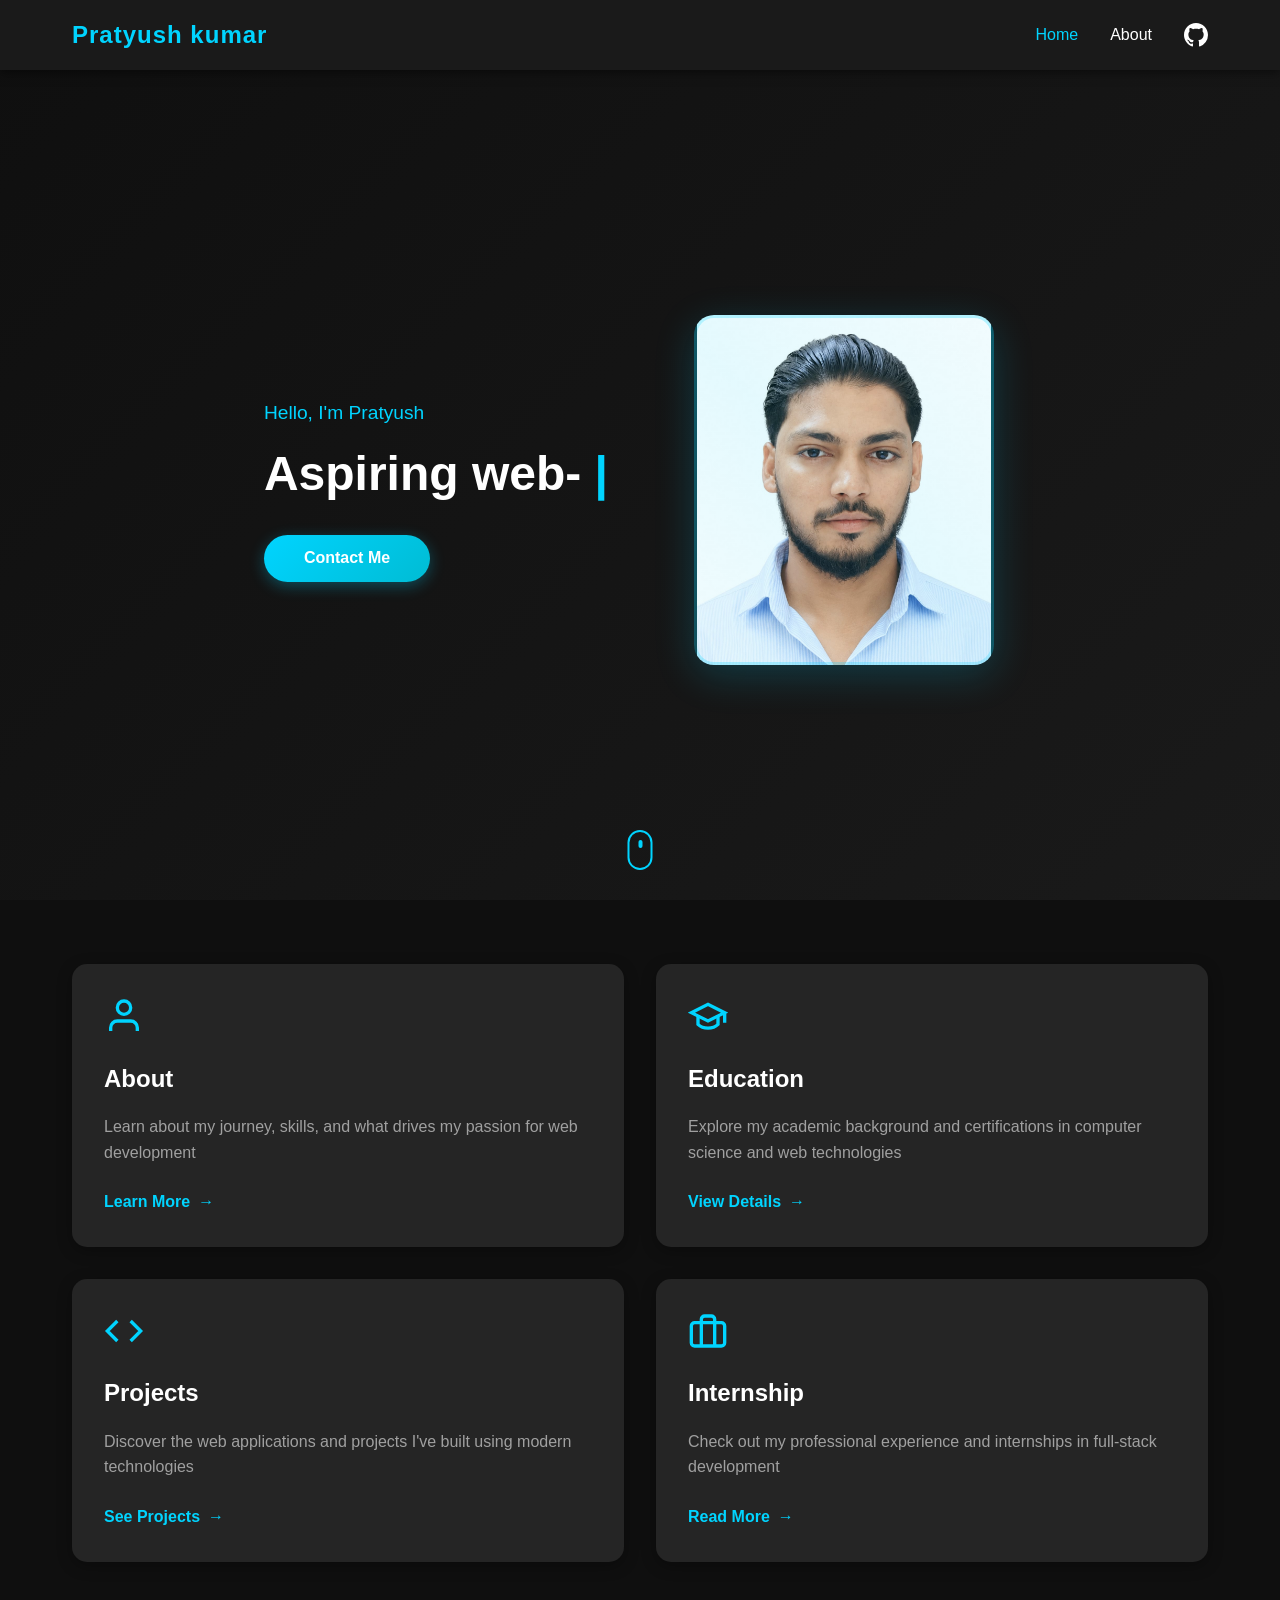
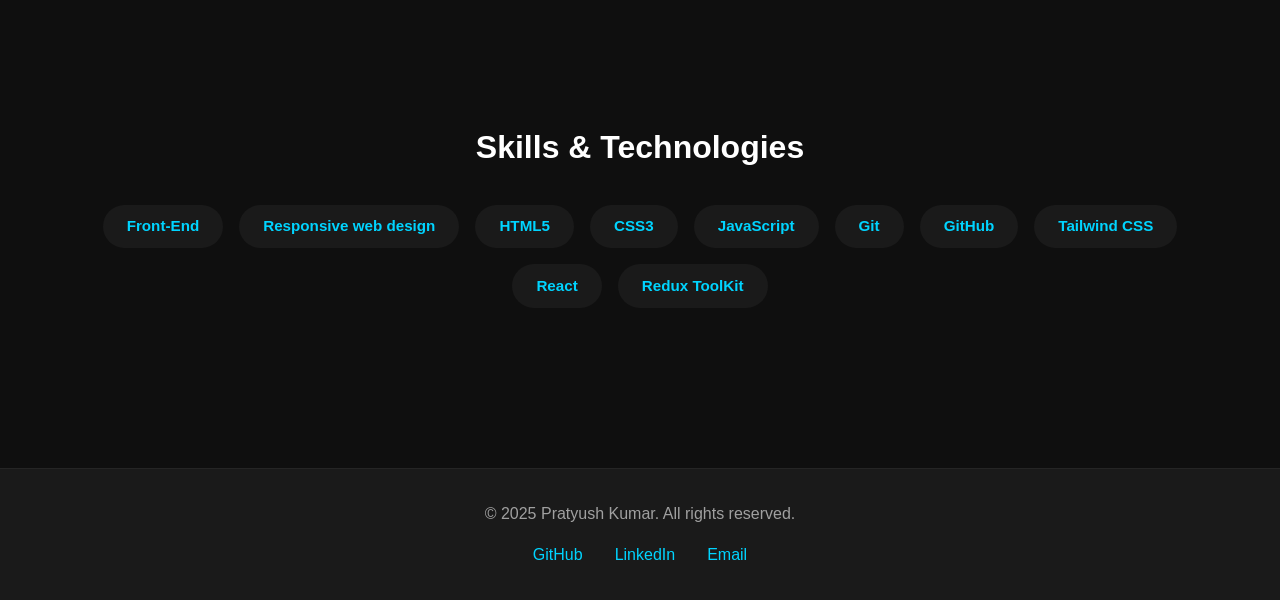
<file: index.html>
<!DOCTYPE html>
<html lang="en">
<head>
    <meta charset="UTF-8">
    <meta name="viewport" content="width=device-width, initial-scale=1.0">
    <meta name="description" content="Emad Sharique - Full Stack Developer Portfolio">
    <meta name="author" content="Emad Sharique">
    <title>Pratyush Kumar | BCA Graduate & Web Developer</title>
    <link rel="stylesheet" href="styles.css">
</head>
<body>

    <!-- Main Navigation -->
    <nav class="main-nav">
        <div class="nav-wrapper">
            <div class="logo">
                <a href="index.html">Pratyush kumar</a>
            </div>

            <ul class="nav-links" id="navLinks">
                <li><a href="index.html" class="active">Home</a></li>
                <li><a href="about.html">About</a></li>
                <!-- <li><a href="#work">Work</a></li> -->
                <li>
                    <a href="https://github.com" target="_blank" class="github-link" aria-label="GitHub Profile">
                        <svg width="24" height="24" viewBox="0 0 24 24" fill="currentColor">
                            <path d="M12 0C5.37 0 0 5.37 0 12c0 5.31 3.435 9.795 8.205 11.385.6.105.825-.255.825-.57 0-.285-.015-1.23-.015-2.235-3.015.555-3.795-.735-4.035-1.41-.135-.345-.72-1.41-1.23-1.695-.42-.225-1.02-.78-.015-.795.945-.015 1.62.87 1.845 1.23 1.08 1.815 2.805 1.305 3.495.99.105-.78.42-1.305.765-1.605-2.67-.3-5.46-1.335-5.46-5.925 0-1.305.465-2.385 1.23-3.225-.12-.3-.54-1.53.12-3.18 0 0 1.005-.315 3.3 1.23.96-.27 1.98-.405 3-.405s2.04.135 3 .405c2.295-1.56 3.3-1.23 3.3-1.23.66 1.65.24 2.88.12 3.18.765.84 1.23 1.905 1.23 3.225 0 4.605-2.805 5.625-5.475 5.925.435.375.81 1.095.81 2.22 0 1.605-.015 2.895-.015 3.3 0 .315.225.69.825.57A12.02 12.02 0 0 0 24 12c0-6.63-5.37-12-12-12z"/>
                        </svg>
                    </a>
                </li>
            </ul>

            <!-- Mobile menu toggle -->
            <div class="menu-toggle" id="mobileMenuToggle">
                <span></span>
                <span></span>
                <span></span>
            </div>
        </div>
    </nav>

    <!-- Hero/Landing Section -->
    <section class="hero-section">
        <div class="content-container">
            <div class="hero-grid">

                <!-- Left side - Text content -->
                <div class="hero-text-content">
                    <p class="intro-text">Hello, I'm Pratyush</p>
                    <h1 class="main-heading">
                        <span id="typedText"></span>
                        <span class="cursor">|</span>
                    </h1>
                    <button class="cta-button" onclick="scrollToContact()">
                        Contact Me
                    </button>
                </div>

                <!-- Right side - Profile image -->
                <div class="hero-image-wrapper">
                    <div class="profile-image">
                        <!-- Placeholder for profile photo -->
                        <div class="image-frame">
                        </div>
                    </div>
                </div>

            </div>
        </div>

        <!-- Scroll indicator -->
        <div class="scroll-indicator">
            <div class="scroll-mouse"></div>
        </div>
    </section>

    <!-- Main Content Cards -->
    <section class="main-content-section">
        <div class="content-container">

            <div class="card-grid">

                <!-- About Card -->
                <div class="content-card" data-page="about.html">
                    <div class="card-icon">
                        <svg width="40" height="40" viewBox="0 0 24 24" fill="none" stroke="currentColor" stroke-width="2">
                            <path d="M20 21v-2a4 4 0 0 0-4-4H8a4 4 0 0 0-4 4v2"></path>
                            <circle cx="12" cy="7" r="4"></circle>
                        </svg>
                    </div>
                    <h3 class="card-title">About</h3>
                    <p class="card-description">
                        Learn about my journey, skills, and what drives my passion for web development
                    </p>
                    <a href="about.html" class="card-link">
                        Learn More <span class="arrow">→</span>
                    </a>
                </div>

                <!-- Education Card -->
                <div class="content-card" data-page="education.html">
                    <div class="card-icon">
                        <svg width="40" height="40" viewBox="0 0 24 24" fill="none" stroke="currentColor" stroke-width="2">
                            <path d="M22 10v6M2 10l10-5 10 5-10 5z"></path>
                            <path d="M6 12v5c3 3 9 3 12 0v-5"></path>
                        </svg>
                    </div>
                    <h3 class="card-title">Education</h3>
                    <p class="card-description">
                        Explore my academic background and certifications in computer science and web technologies
                    </p>
                    <a href="education.html" class="card-link">
                        View Details <span class="arrow">→</span>
                    </a>
                </div>

                <!-- Projects Card -->
                <div class="content-card" data-page="projects.html">
                    <div class="card-icon">
                        <svg width="40" height="40" viewBox="0 0 24 24" fill="none" stroke="currentColor" stroke-width="2">
                            <polyline points="16 18 22 12 16 6"></polyline>
                            <polyline points="8 6 2 12 8 18"></polyline>
                        </svg>
                    </div>
                    <h3 class="card-title">Projects</h3>
                    <p class="card-description">
                        Discover the web applications and projects I've built using modern technologies
                    </p>
                    <a href="projects.html" class="card-link">
                        See Projects <span class="arrow">→</span>
                    </a>
                </div>

                <!-- Internship Card -->
                <div class="content-card" data-page="internship.html">
                    <div class="card-icon">
                        <svg width="40" height="40" viewBox="0 0 24 24" fill="none" stroke="currentColor" stroke-width="2">
                            <rect x="2" y="7" width="20" height="14" rx="2" ry="2"></rect>
                            <path d="M16 21V5a2 2 0 0 0-2-2h-4a2 2 0 0 0-2 2v16"></path>
                        </svg>
                    </div>
                    <h3 class="card-title">Internship</h3>
                    <p class="card-description">
                        Check out my professional experience and internships in full-stack development
                    </p>
                    <a href="internship.html" class="card-link">
                        Read More <span class="arrow">→</span>
                    </a>
                </div>

            </div>

        </div>
    </section>

    <!-- Skills Section -->
    <section class="skills-showcase">
        <div class="content-container">
            <h2 class="section-heading">Skills & Technologies</h2>

            <div class="skills-wrapper">
                <span class="skill-badge">Front-End</span>
                <span class="skill-badge">Responsive web design</span>
                <span class="skill-badge">HTML5</span>
                <span class="skill-badge">CSS3</span>
                <span class="skill-badge">JavaScript</span>
                <span class="skill-badge">Git</span>
                <span class="skill-badge">GitHub</span>
                <span class="skill-badge">Tailwind CSS</span>
                <span class="skill-badge">React</span>
                <span class="skill-badge">Redux ToolKit</span>
            </div>
        </div>
    </section>

    <!-- Footer -->
    <footer class="site-footer">
        <div class="content-container">
            <p class="footer-text">&copy; 2025 Pratyush Kumar. All rights reserved.</p>
            <div class="footer-links">
                <a href="https://github.com/PRATYUSHK0708" target="_blank">GitHub</a>
                <a href="https://www.linkedin.com/in/pratyush-kumar-00499924a/" target="_blank">LinkedIn</a>
                <a href="mailto:emad@example.com">Email</a>
            </div>
        </div>
    </footer>

    <!-- JavaScript -->
    <script src="script.js"></script>
</body>
</html>
</file>
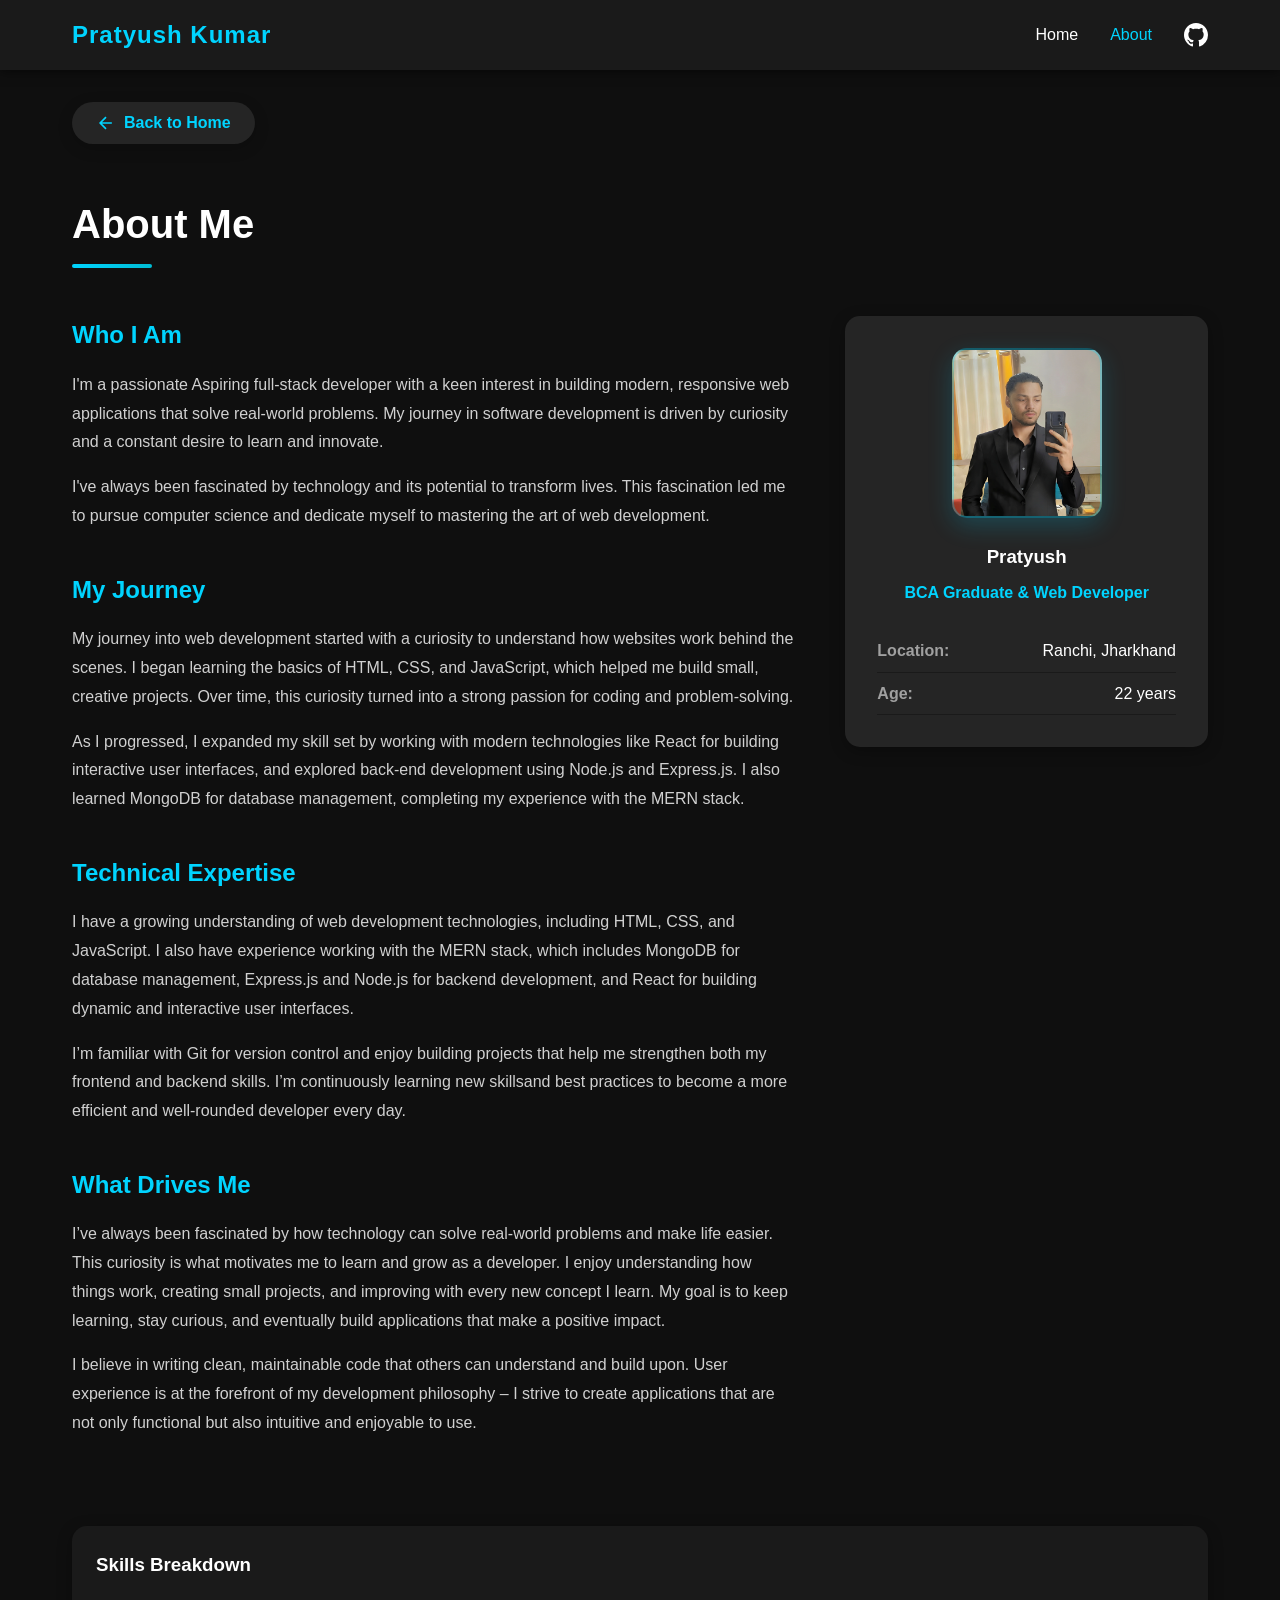
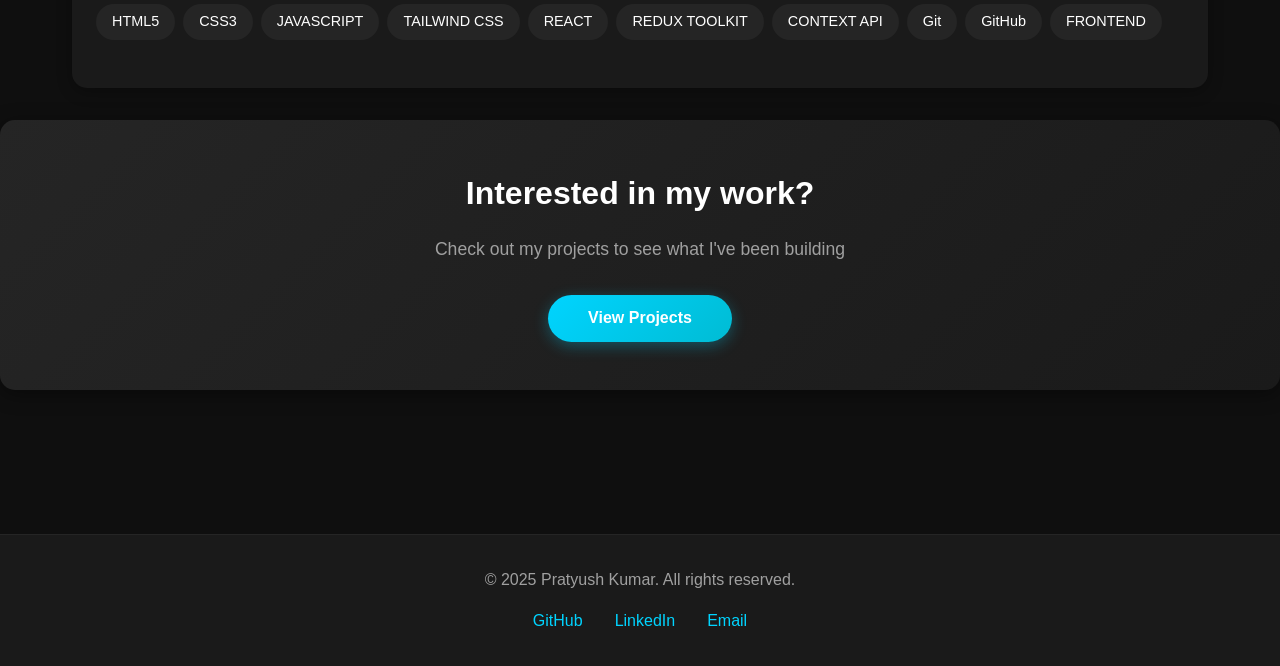
<file: about.html>
<!DOCTYPE html>
<html lang="en">

<head>
    <meta charset="UTF-8">
    <meta name="viewport" content="width=device-width, initial-scale=1.0">
    <meta name="description" content="AboutPratyush Kumar - Full Stack Developer">
    <title>About | Pratyush Kumar</title>
    <link rel="stylesheet" href="styles.css">
</head>

<body class="inner-page">

    <!-- Navigation -->
    <nav class="main-nav">
        <div class="nav-wrapper">
            <div class="logo">
                <a href="index.html">Pratyush Kumar</a>
            </div>

            <ul class="nav-links" id="navLinks">
                <li><a href="index.html">Home</a></li>
                <li><a href="about.html" class="active">About</a></li>
                <!--  -->
                <li>
                    <a href="https://github.com" target="_blank" class="github-link">
                        <svg width="24" height="24" viewBox="0 0 24 24" fill="currentColor">
                            <path
                                d="M12 0C5.37 0 0 5.37 0 12c0 5.31 3.435 9.795 8.205 11.385.6.105.825-.255.825-.57 0-.285-.015-1.23-.015-2.235-3.015.555-3.795-.735-4.035-1.41-.135-.345-.72-1.41-1.23-1.695-.42-.225-1.02-.78-.015-.795.945-.015 1.62.87 1.845 1.23 1.08 1.815 2.805 1.305 3.495.99.105-.78.42-1.305.765-1.605-2.67-.3-5.46-1.335-5.46-5.925 0-1.305.465-2.385 1.23-3.225-.12-.3-.54-1.53.12-3.18 0 0 1.005-.315 3.3 1.23.96-.27 1.98-.405 3-.405s2.04.135 3 .405c2.295-1.56 3.3-1.23 3.3-1.23.66 1.65.24 2.88.12 3.18.765.84 1.23 1.905 1.23 3.225 0 4.605-2.805 5.625-5.475 5.925.435.375.81 1.095.81 2.22 0 1.605-.015 2.895-.015 3.3 0 .315.225.69.825.57A12.02 12.02 0 0 0 24 12c0-6.63-5.37-12-12-12z" />
                        </svg>
                    </a>
                </li>
            </ul>

            <div class="menu-toggle" id="mobileMenuToggle">
                <span></span>
                <span></span>
                <span></span>
            </div>
        </div>
    </nav>

    <!-- Back Navigation -->
    <div class="back-navigation">
        <div class="content-container">
            <button class="back-btn" onclick="goToHome()">
                <svg width="20" height="20" viewBox="0 0 24 24" fill="none" stroke="currentColor" stroke-width="2">
                    <path d="M19 12H5M12 19l-7-7 7-7" />
                </svg>
                <span>Back to Home</span>
            </button>
        </div>
    </div>

    <!-- Main Content -->
    <main class="page-content">
        <div class="content-container">

            <!-- Page Header -->
            <header class="page-header">
                <h1>About Me</h1>
                <div class="title-underline"></div>
            </header>

            <!-- Two Column Layout -->
            <div class="two-column-layout">

                <!-- Main Content Column -->
                <article class="main-column">

                    <section class="content-block">
                        <h2>Who I Am</h2>
                        <p>
                            I'm a passionate Aspiring full-stack developer with a keen interest in building modern,
                            responsive web applications that solve real-world problems. My journey in software
                            development is driven by curiosity and a constant desire to learn and innovate.
                        </p>
                        <p>
                            I've always been fascinated by technology
                            and its potential to transform lives. This fascination led me to pursue computer
                            science and dedicate myself to mastering the art of web development.
                        </p>
                    </section>

                    <section class="content-block">
                        <h2>My Journey</h2>
                        <p>
                            My journey into web development started with a curiosity to understand how websites work
                            behind the scenes. I began learning the basics of HTML, CSS, and JavaScript, which helped me
                            build small, creative projects. Over time, this curiosity turned into a strong passion for
                            coding and problem-solving.
                        </p>

                        <p>
                            As I progressed, I expanded my skill set by working with modern technologies like React for
                            building
                            interactive user interfaces, and explored back-end development using Node.js and Express.js.
                            I also
                            learned MongoDB for database management, completing my experience with the MERN stack.
                        </p>

                    </section>

                    <section class="content-block">
                        <h2>Technical Expertise</h2>
                        <p>
                            I have a growing understanding of web development technologies, including HTML, CSS, and
                            JavaScript. I also have experience working with the MERN stack, which includes MongoDB for
                            database management, Express.js and Node.js for backend development, and React for building
                            dynamic and interactive user interfaces.
                        </p>

                        <p>
                            I’m familiar with Git for version control and enjoy building projects that help me
                            strengthen
                            both my frontend and backend skills. I’m continuously learning new skillsand best
                            practices to become a more efficient and well-rounded developer every day.
                        </p>
                    </section>

                    <section class="content-block">
                        <h2>What Drives Me</h2>
                        <p>
                            I’ve always been fascinated by how technology can solve real-world problems and make life
                            easier. This curiosity is what motivates me to learn and grow as a developer. I enjoy
                            understanding how things work, creating small projects, and improving with every new concept
                            I learn. My goal is to keep learning, stay curious, and eventually build applications that
                            make a positive impact.
                        </p>
                        <p>
                            I believe in writing clean, maintainable code that others can understand and build
                            upon. User experience is at the forefront of my development philosophy – I strive
                            to create applications that are not only functional but also intuitive and enjoyable
                            to use.
                        </p>

                    </section>

                </article>

                <!-- Sidebar Column -->
                <aside class="sidebar-column">

                    <!-- Profile Card -->
                    <div class="profile-info-card">
                        <div class="profile-photo">
                            <div class="photo-wrapper"></div>
                        </div>
                        <h3>Pratyush</h3>
                        <p class="job-title">BCA Graduate & Web Developer</p>

                        <div class="info-list">
                            <div class="info-row">
                                <span class="label">Location:</span>
                                <span class="value">Ranchi, Jharkhand</span>
                            </div>
                            <div class="info-row">
                                <span class="label">Age:</span>
                                <span class="value">22 years</span>
                            </div>
                            <!-- <div class="info-row">
                                <span class="label">Experience:</span>
                                <span class="value">2+ years</span> -->
                        </div>
                    </div>
            </div>

            <!-- Skills Breakdown -->
            <div class="skills-card">
                <h3>Skills Breakdown</h3>

                <div class="skill-group">
                    <div class="tech-tags">
                        <span>HTML5</span>
                        <span>CSS3</span>
                        <span>JAVASCRIPT</span>
                        <span>TAILWIND CSS</span>
                        <span>REACT</span>
                        <span>REDUX TOOLKIT</span>
                        <span>CONTEXT API</span>
                        <span>Git</span>
                        <span>GitHub</span>
                        <span>FRONTEND</span>
                    </div>
                </div>

             

            </div>

            </aside>

        </div>

        <!-- Call to Action -->
        <section class="cta-box">
            <h2>Interested in my work?</h2>
            <p>Check out my projects to see what I've been building</p>
            <button class="cta-button" onclick="window.location.href='projects.html'">
                View Projects
            </button>
        </section>

        </div>
    </main>

    <!-- Footer -->
    <footer class="site-footer">
        <div class="content-container">
            <p class="footer-text">&copy; 2025 Pratyush Kumar. All rights reserved.</p>
            <div class="footer-links">
                <a href="https://github.com/PRATYUSHK0708" target="_blank">GitHub</a>
                <a href="https://www.linkedin.com/in/pratyush-kumar-00499924a/" target="_blank">LinkedIn</a>
                <a href="mailto:emad@example.com">Email</a>
            </div>
        </div>
    </footer>

    <!-- Scroll to Top -->
    <button class="scroll-top-btn" id="scrollTopBtn" aria-label="Scroll to top">
        <svg width="24" height="24" viewBox="0 0 24 24" fill="none" stroke="currentColor" stroke-width="2">
            <path d="M12 19V5M5 12l7-7 7 7" />
        </svg>
    </button>

    <script src="script.js"></script>
</body>

</html>
</file>
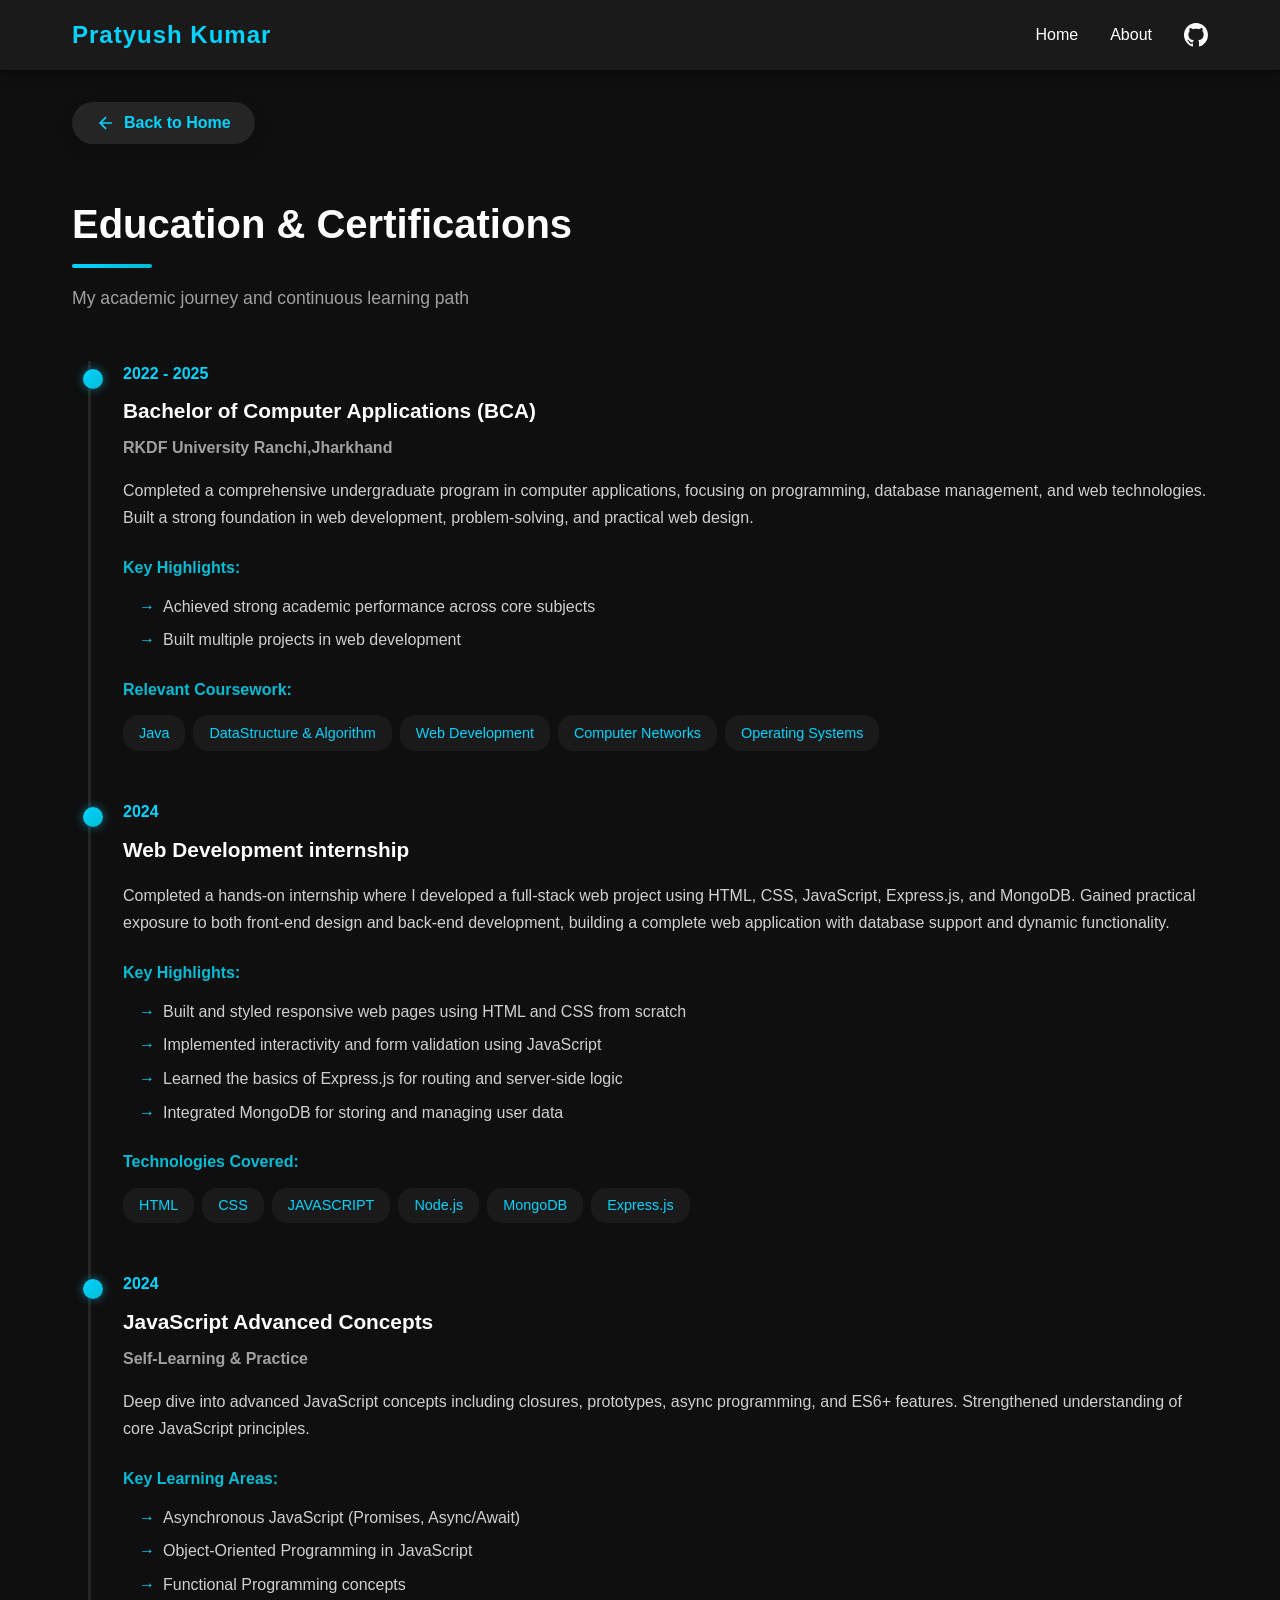
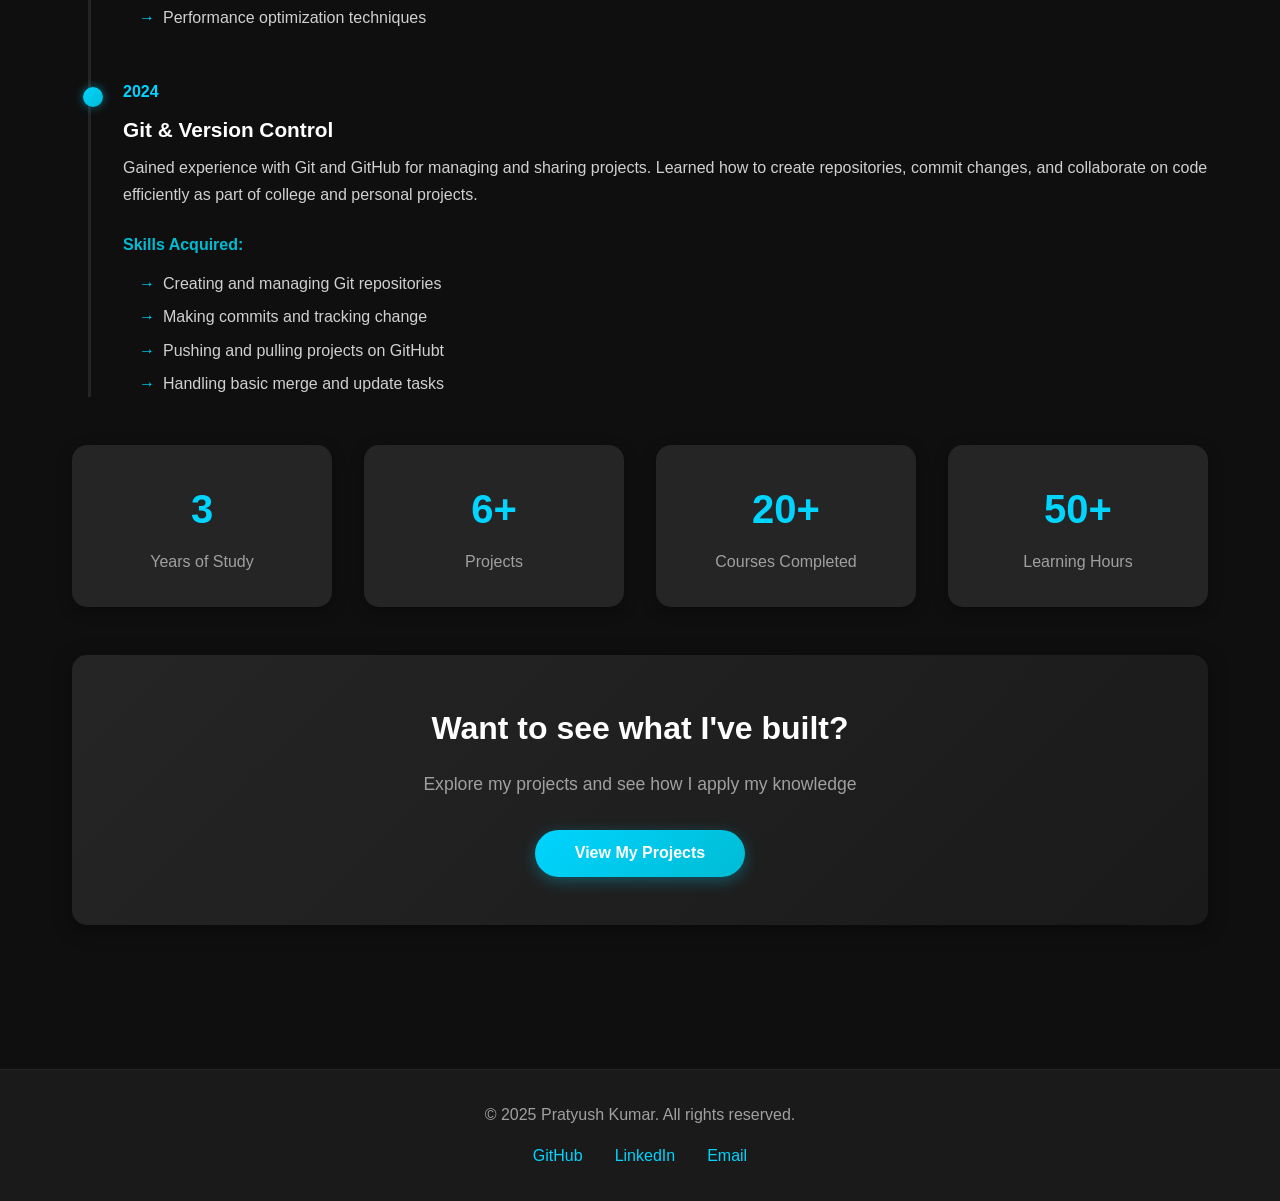
<file: education.html>
<!DOCTYPE html>
<html lang="en">

<head>
    <meta charset="UTF-8">
    <meta name="viewport" content="width=device-width, initial-scale=1.0">
    <meta name="description" content="Education -Pratyush Kumar">
    <title>Education | Pratyush Kumar</title>
    <link rel="stylesheet" href="styles.css">
</head>

<body class="inner-page">

    <nav class="main-nav">
        <div class="nav-wrapper">
            <div class="logo">
                <a href="index.html">Pratyush Kumar</a>
            </div>

            <ul class="nav-links" id="navLinks">
                <li><a href="index.html">Home</a></li>
                <li><a href="about.html">About</a></li>

                <li>
                    <a href="https://github.com" target="_blank" class="github-link">
                        <svg width="24" height="24" viewBox="0 0 24 24" fill="currentColor">
                            <path
                                d="M12 0C5.37 0 0 5.37 0 12c0 5.31 3.435 9.795 8.205 11.385.6.105.825-.255.825-.57 0-.285-.015-1.23-.015-2.235-3.015.555-3.795-.735-4.035-1.41-.135-.345-.72-1.41-1.23-1.695-.42-.225-1.02-.78-.015-.795.945-.015 1.62.87 1.845 1.23 1.08 1.815 2.805 1.305 3.495.99.105-.78.42-1.305.765-1.605-2.67-.3-5.46-1.335-5.46-5.925 0-1.305.465-2.385 1.23-3.225-.12-.3-.54-1.53.12-3.18 0 0 1.005-.315 3.3 1.23.96-.27 1.98-.405 3-.405s2.04.135 3 .405c2.295-1.56 3.3-1.23 3.3-1.23.66 1.65.24 2.88.12 3.18.765.84 1.23 1.905 1.23 3.225 0 4.605-2.805 5.625-5.475 5.925.435.375.81 1.095.81 2.22 0 1.605-.015 2.895-.015 3.3 0 .315.225.69.825.57A12.02 12.02 0 0 0 24 12c0-6.63-5.37-12-12-12z" />
                        </svg>
                    </a>
                </li>
            </ul>

            <div class="menu-toggle" id="mobileMenuToggle">
                <span></span>
                <span></span>
                <span></span>
            </div>
        </div>
    </nav>

    <div class="back-navigation">
        <div class="content-container">
            <button class="back-btn" onclick="goToHome()">
                <svg width="20" height="20" viewBox="0 0 24 24" fill="none" stroke="currentColor" stroke-width="2">
                    <path d="M19 12H5M12 19l-7-7 7-7" />
                </svg>
                <span>Back to Home</span>
            </button>
        </div>
    </div>

    <main class="page-content">
        <div class="content-container">

            <header class="page-header">
                <h1>Education & Certifications</h1>
                <div class="title-underline"></div>
                <p class="subtitle">My academic journey and continuous learning path</p>
            </header>

            <!-- Timeline -->
            <div class="education-timeline">

                <!-- Item 1 -->
                <div class="timeline-entry">
                    <div class="timeline-dot"></div>
                    <div class="timeline-details">
                        <span class="time-period">2022 - 2025</span>
                        <h3>Bachelor of Computer Applications (BCA)</h3>
                        <h4>RKDF University Ranchi,Jharkhand </h4>
                        <p>
                            Completed a comprehensive undergraduate program in computer applications,
                            focusing on programming, database management, and web technologies.
                            Built a strong foundation in web development, problem-solving,
                            and practical web design.
                        </p>

                        <div class="highlights-section">
                            <h5>Key Highlights:</h5>
                            <ul>
                                <li>Achieved strong academic performance across core subjects</li>
                                <li>Built multiple projects in web development</li>
                            </ul>
                        </div>

                        <div class="coursework-section">
                            <h5>Relevant Coursework:</h5>
                            <div class="course-badges">
                                <span>Java</span>
                                <span>DataStructure & Algorithm </span>
                                <span>Web Development</span>
                                <span>Computer Networks</span>
                                <span>Operating Systems</span>
                            </div>
                        </div>
                    </div>
                </div>
                <!-- Item 2 -->
                <div class="timeline-entry">
                    <div class="timeline-dot"></div>
                    <div class="timeline-details">
                        <span class="time-period">2024</span>
                        <h3> Web Development internship</h3>
                        <h4></h4>
                        <p>
                            Completed a hands-on internship where I developed a full-stack web project using HTML, CSS,
                            JavaScript, Express.js, and MongoDB. Gained practical exposure to both front-end design and
                            back-end development, building a complete web application with database support and dynamic
                            functionality.
                        </p>

                        <div class="highlights-section">
                            <h5>Key Highlights:</h5>
                            <ul>
                                <li>Built and styled responsive web pages using HTML and CSS from scratch</li>
                                <li>Implemented interactivity and form validation using JavaScript</li>
                                <li>Learned the basics of Express.js for routing and server-side logic</li>
                                <li>Integrated MongoDB for storing and managing user data</li>
                            </ul>
                        </div>

                        <div class="coursework-section">
                            <h5>Technologies Covered:</h5>
                            <div class="course-badges">
                                <span>HTML</span>
                                <span>CSS</span>
                                <span>JAVASCRIPT</span>
                                <span>Node.js</span>
                                <span>MongoDB</span>
                                <span>Express.js</span>

                            </div>
                        </div>
                    </div>
                </div>

                <!-- Item 3 -->
                <div class="timeline-entry">
                    <div class="timeline-dot"></div>
                    <div class="timeline-details">
                        <span class="time-period">2024</span>
                        <h3>JavaScript Advanced Concepts</h3>
                        <h4>Self-Learning & Practice</h4>
                        <p>
                            Deep dive into advanced JavaScript concepts including closures, prototypes,
                            async programming, and ES6+ features. Strengthened understanding of core
                            JavaScript principles.
                        </p>

                        <div class="highlights-section">
                            <h5>Key Learning Areas:</h5>
                            <ul>
                                <li>Asynchronous JavaScript (Promises, Async/Await)</li>
                                <li>Object-Oriented Programming in JavaScript</li>
                                <li>Functional Programming concepts</li>
                                <li>Performance optimization techniques</li>
                            </ul>
                        </div>
                    </div>
                </div>

                <!-- Item 4 -->
                <div class="timeline-entry">
                    <div class="timeline-dot"></div>
                    <div class="timeline-details">
                        <span class="time-period">2024</span>
                        <h3>Git & Version Control</h3>

                        <p>
                            Gained experience with Git and GitHub for managing and sharing projects. Learned how to
                            create repositories, commit changes, and collaborate on code efficiently as part of college
                            and personal projects.
                        </p>

                        <div class="highlights-section">
                            <h5>Skills Acquired:</h5>
                            <ul>
                                <li>Creating and managing Git repositories</li>
                                <li>Making commits and tracking change</li>
                                <li>Pushing and pulling projects on GitHubt</li>
                                <li>Handling basic merge and update tasks</li>
                            </ul>
                        </div>
                    </div>
                </div>

            </div>

            <!-- Stats Section -->
            <div class="stats-grid">
                <div class="stat-box">
                    <div class="stat-value">3</div>
                    <div class="stat-label">Years of Study</div>
                </div>
                <div class="stat-box">
                    <div class="stat-value">6+</div>
                    <div class="stat-label">Projects</div>
                </div>
                <div class="stat-box">
                    <div class="stat-value">20+</div>
                    <div class="stat-label">Courses Completed</div>
                </div>
                <div class="stat-box">
                    <div class="stat-value">50+</div>
                    <div class="stat-label">Learning Hours</div>
                </div>
            </div>

            <!-- CTA -->
            <section class="cta-box">
                <h2>Want to see what I've built?</h2>
                <p>Explore my projects and see how I apply my knowledge</p>
                <button class="cta-button" onclick="window.location.href='projects.html'">
                    View My Projects
                </button>
            </section>

        </div>
    </main>

    <footer class="site-footer">
        <div class="content-container">
            <p class="footer-text">&copy; 2025 Pratyush Kumar. All rights reserved.</p>
            <div class="footer-links">
                <a href="https://github.com/PRATYUSHK0708" target="_blank">GitHub</a>
                <a href="https://www.linkedin.com/in/pratyush-kumar-00499924a/" target="_blank">LinkedIn</a>
                <a href="mailto:emad@example.com">Email</a>
            </div>
        </div>
    </footer>

    <button class="scroll-top-btn" id="scrollTopBtn">
        <svg width="24" height="24" viewBox="0 0 24 24" fill="none" stroke="currentColor" stroke-width="2">
            <path d="M12 19V5M5 12l7-7 7 7" />
        </svg>
    </button>

    <script src="script.js"></script>
</body>

</html>
</file>
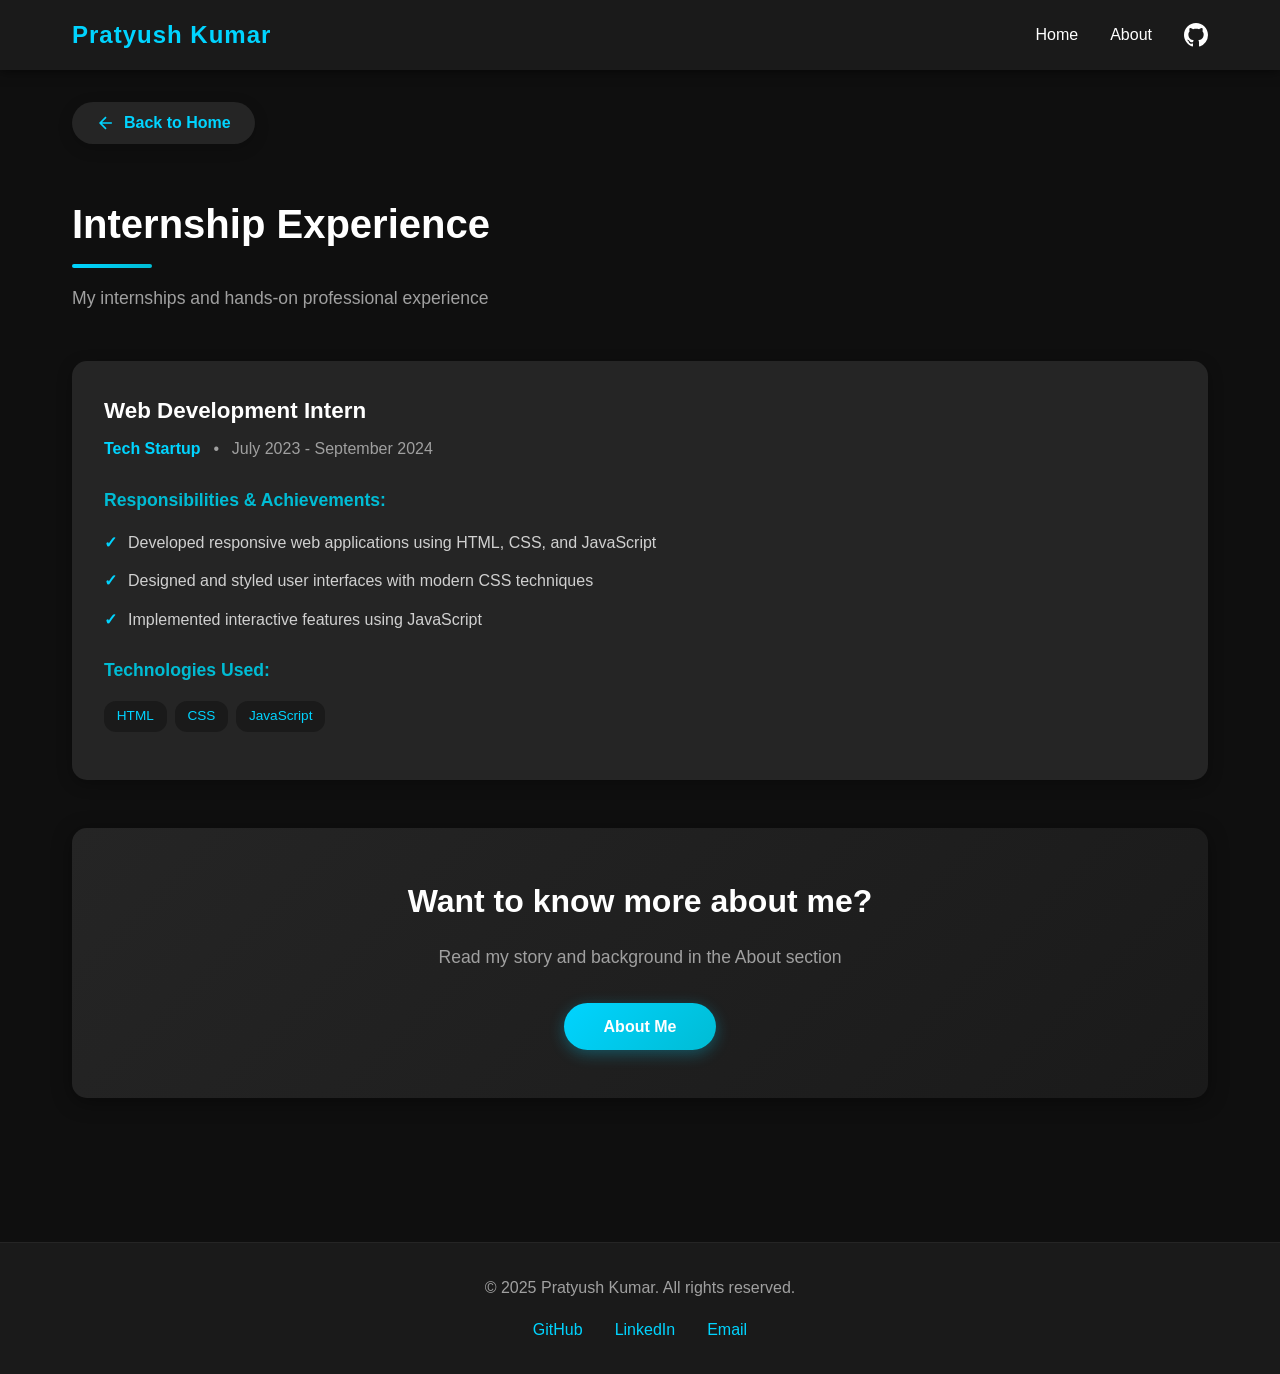
<file: internship.html>
<!DOCTYPE html>
<html lang="en">

<head>
    <meta charset="UTF-8">
    <meta name="viewport" content="width=device-width, initial-scale=1.0">
    <meta name="description" content="Internship Experience - Pratyush Kumar">
    <title>Internship | Pratyush Kumar</title>
    <link rel="stylesheet" href="styles.css">
</head>

<body class="inner-page">

    <nav class="main-nav">
        <div class="nav-wrapper">
            <div class="logo">
                <a href="index.html"> Pratyush Kumar</a>
            </div>

            <ul class="nav-links" id="navLinks">
                <li><a href="index.html">Home</a></li>
                <li><a href="about.html">About</a></li>
                <li>
                    <a href="https://github.com" target="_blank" class="github-link">
                        <svg width="24" height="24" viewBox="0 0 24 24" fill="currentColor">
                            <path
                                d="M12 0C5.37 0 0 5.37 0 12c0 5.31 3.435 9.795 8.205 11.385.6.105.825-.255.825-.57 0-.285-.015-1.23-.015-2.235-3.015.555-3.795-.735-4.035-1.41-.135-.345-.72-1.41-1.23-1.695-.42-.225-1.02-.78-.015-.795.945-.015 1.62.87 1.845 1.23 1.08 1.815 2.805 1.305 3.495.99.105-.78.42-1.305.765-1.605-2.67-.3-5.46-1.335-5.46-5.925 0-1.305.465-2.385 1.23-3.225-.12-.3-.54-1.53.12-3.18 0 0 1.005-.315 3.3 1.23.96-.27 1.98-.405 3-.405s2.04.135 3 .405c2.295-1.56 3.3-1.23 3.3-1.23.66 1.65.24 2.88.12 3.18.765.84 1.23 1.905 1.23 3.225 0 4.605-2.805 5.625-5.475 5.925.435.375.81 1.095.81 2.22 0 1.605-.015 2.895-.015 3.3 0 .315.225.69.825.57A12.02 12.02 0 0 0 24 12c0-6.63-5.37-12-12-12z" />
                        </svg>
                    </a>
                </li>
            </ul>

            <div class="menu-toggle" id="mobileMenuToggle">
                <span></span>
                <span></span>
                <span></span>
            </div>
        </div>
    </nav>

    <div class="back-navigation">
        <div class="content-container">
            <button class="back-btn" onclick="goToHome()">
                <svg width="20" height="20" viewBox="0 0 24 24" fill="none" stroke="currentColor" stroke-width="2">
                    <path d="M19 12H5M12 19l-7-7 7-7" />
                </svg>
                <span>Back to Home</span>
            </button>
        </div>
    </div>

    <main class="page-content">
        <div class="content-container">

            <header class="page-header">
                <h1>Internship Experience</h1>
                <div class="title-underline"></div>
                <p class="subtitle">My internships and hands-on professional experience</p>
            </header>

            <div class="experience-list">

                <!-- Experience 1 -->
                <article class="experience-item">
                    <div class="experience-header">
                        <h3>Web Development Intern</h3>
                        <div class="company-info">
                            <span class="company-name">Tech Startup</span>
                            <span class="separator">•</span>
                            <span class="duration">July 2023 - September 2024</span>
                        </div>
                    </div>

                    <div class="experience-content">
                        <h4>Responsibilities & Achievements:</h4>
                        <ul>
                            <li>Developed responsive web applications using HTML, CSS, and JavaScript</li>
                            <li>Designed and styled user interfaces with modern CSS techniques</li>
                            <li>Implemented interactive features using JavaScript</li>

                        </ul>

                        <div class="technologies-used">
                            <h4>Technologies Used:</h4>
                            <div class="tech-stack">
                                <span>HTML</span>
                                <span>CSS</span>
                                <span>JavaScript</span>
                            </div>
                        </div>
                    </div>
                </article>



            </div>

            <section class="cta-box">
                <h2>Want to know more about me?</h2>
                <p>Read my story and background in the About section</p>
                <button class="cta-button" onclick="window.location.href='about.html'">
                    About Me
                </button>
            </section>

        </div>
    </main>

    <footer class="site-footer">
        <div class="content-container">
            <p class="footer-text">&copy; 2025 Pratyush Kumar. All rights reserved.</p>
            <div class="footer-links">
                <a href="https://github.com/PRATYUSHK0708" target="_blank">GitHub</a>
                <a href="https://www.linkedin.com/in/pratyush-kumar-00499924a/" target="_blank">LinkedIn</a>
                <a href="mailto:emad@example.com">Email</a>
            </div>
        </div>
    </footer>

    <button class="scroll-top-btn" id="scrollTopBtn">
        <svg width="24" height="24" viewBox="0 0 24 24" fill="none" stroke="currentColor" stroke-width="2">
            <path d="M12 19V5M5 12l7-7 7 7" />
        </svg>
    </button>

    <script src="script.js"></script>
</body>

</html>
</file>
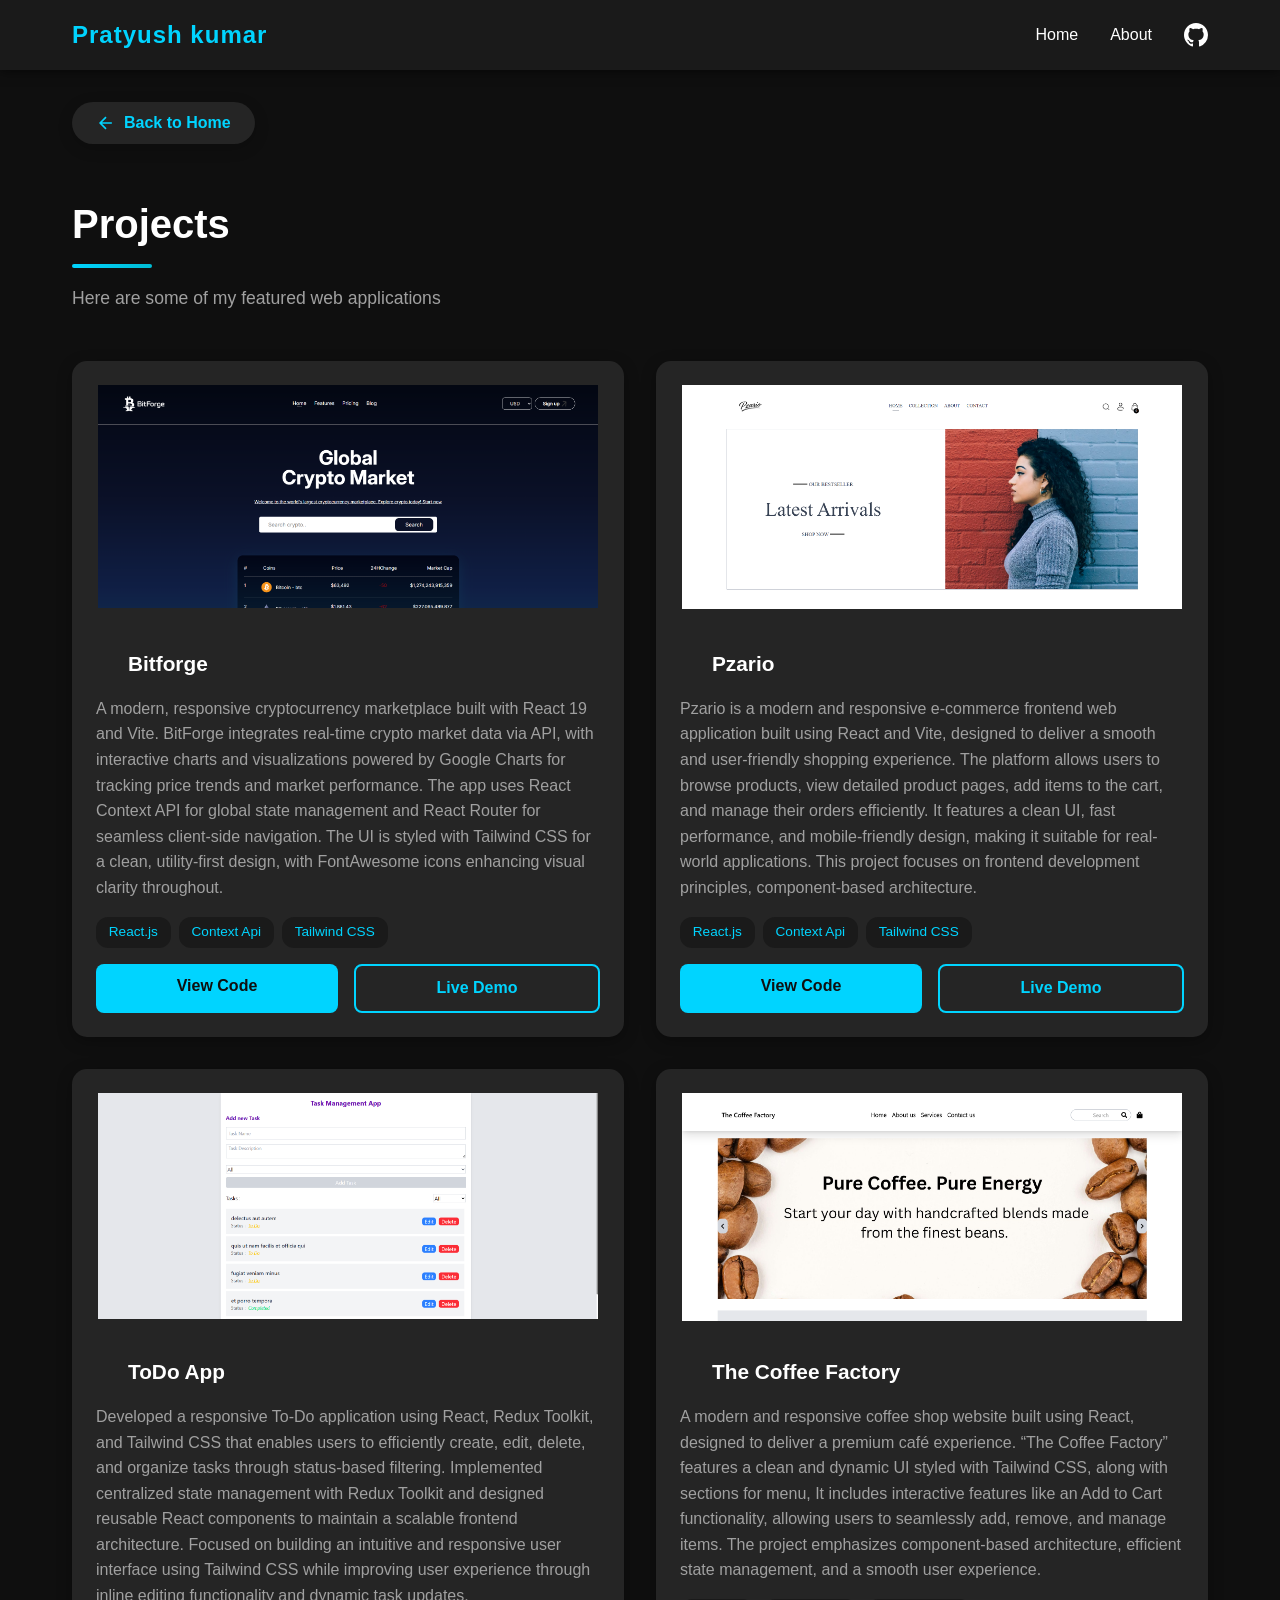
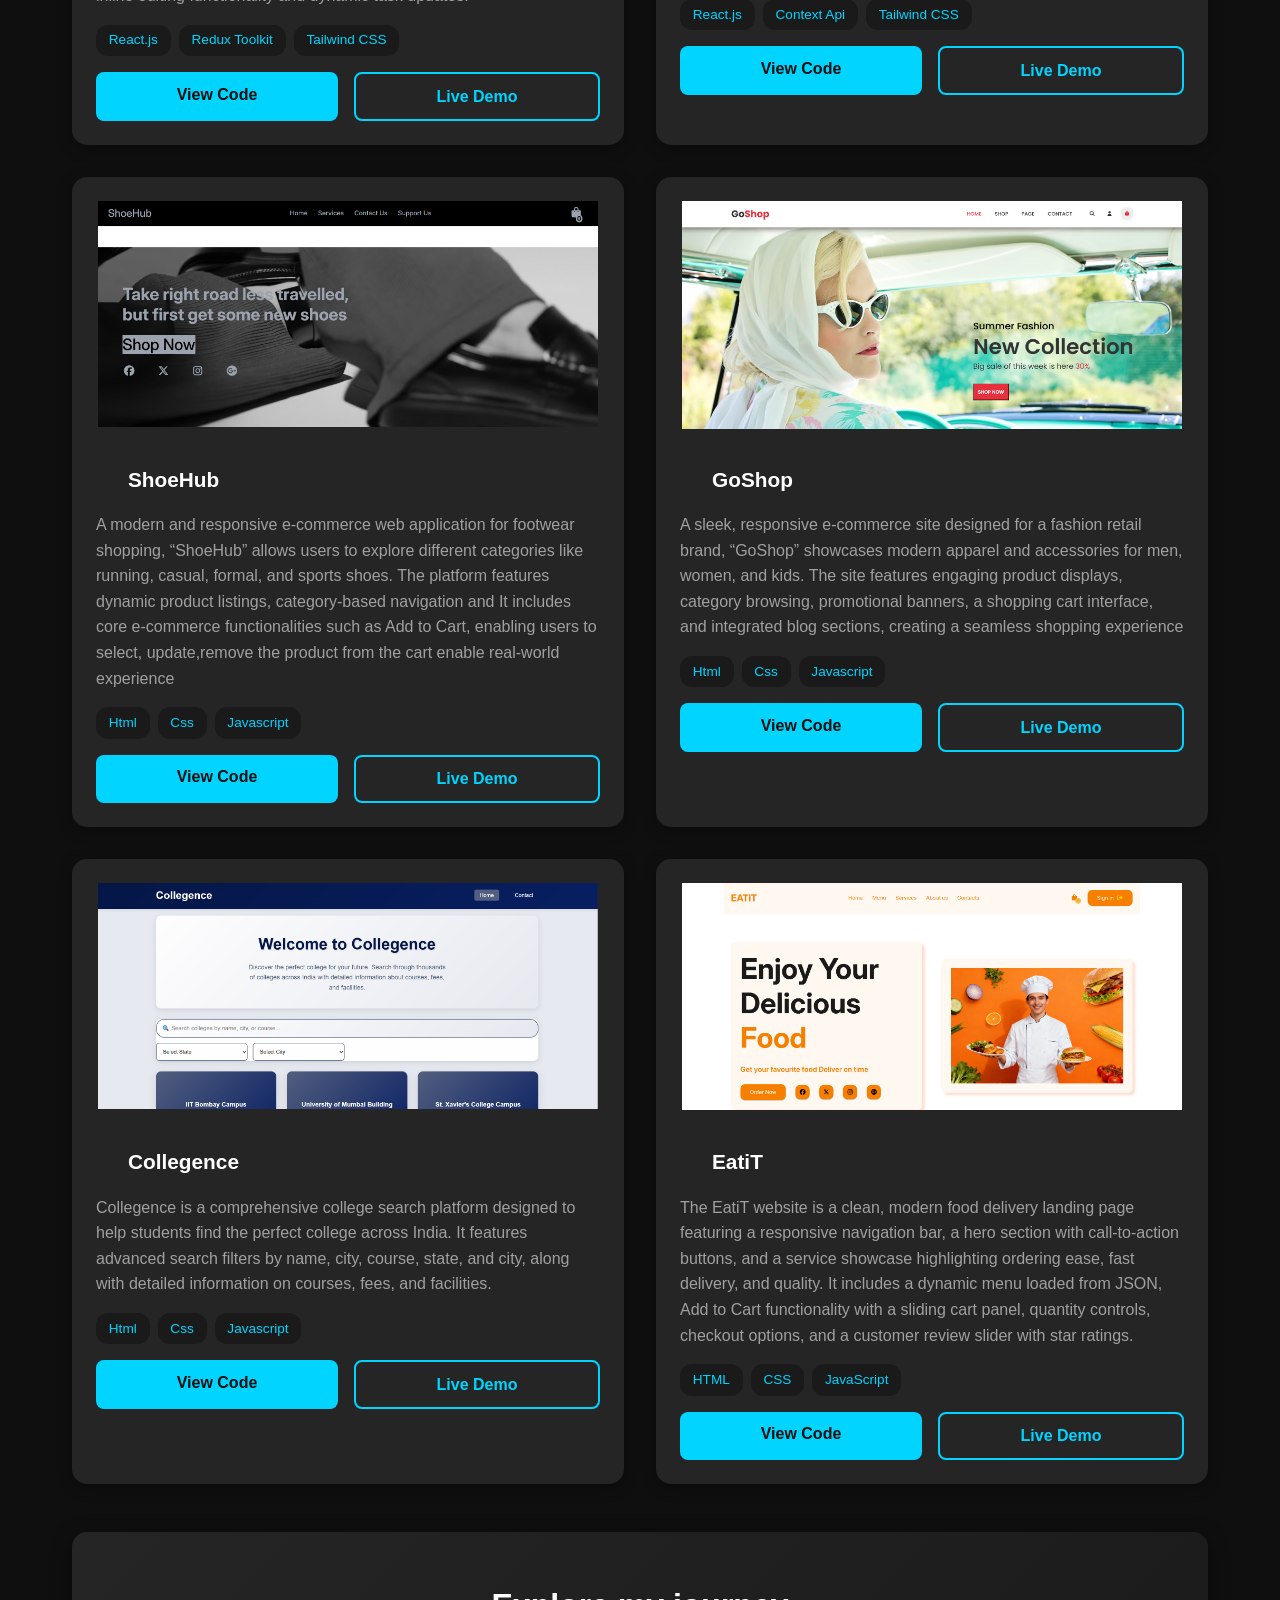
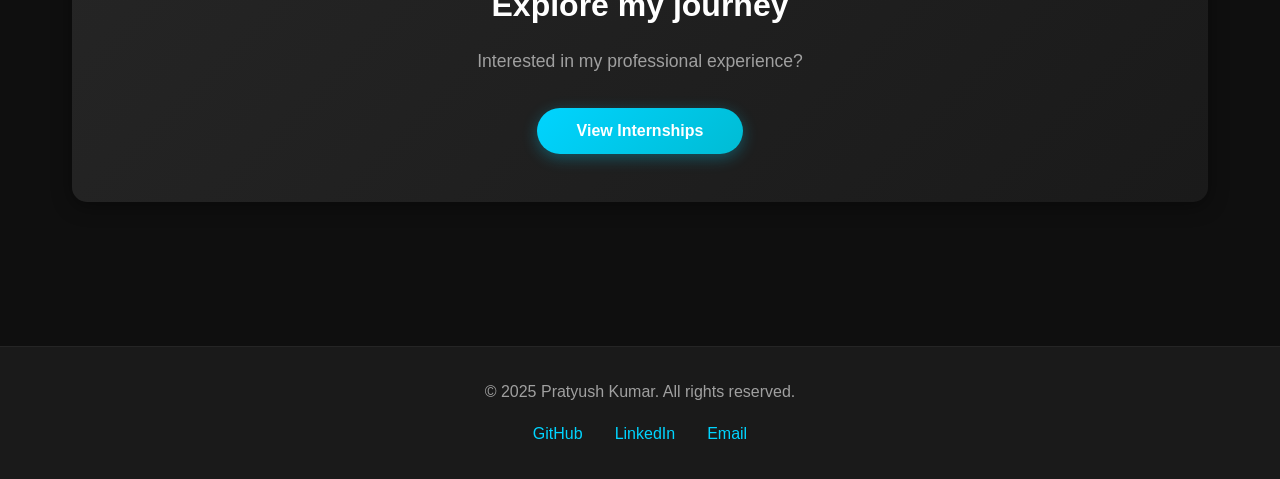
<file: projects.html>
<!DOCTYPE html>
<html lang="en">

<head>
    <meta charset="UTF-8">
    <meta name="viewport" content="width=device-width, initial-scale=1.0">
    <meta name="description" content="Projects byPratyush Kumar">
    <title>Projects | Pratyush Kumar</title>
    <link rel="stylesheet" href="styles.css">
</head>

<body class="inner-page">

    <nav class="main-nav">
        <div class="nav-wrapper">
            <div class="logo">
                <a href="index.html">Pratyush kumar</a>
            </div>

            <ul class="nav-links" id="navLinks">
                <li><a href="index.html">Home</a></li>
                <li><a href="about.html">About</a></li>
                <!-- <li><a href="#work">Work</a></li> -->
                <li>
                    <a href="https://github.com" target="_blank" class="github-link">
                        <svg width="24" height="24" viewBox="0 0 24 24" fill="currentColor">
                            <path
                                d="M12 0C5.37 0 0 5.37 0 12c0 5.31 3.435 9.795 8.205 11.385.6.105.825-.255.825-.57 0-.285-.015-1.23-.015-2.235-3.015.555-3.795-.735-4.035-1.41-.135-.345-.72-1.41-1.23-1.695-.42-.225-1.02-.78-.015-.795.945-.015 1.62.87 1.845 1.23 1.08 1.815 2.805 1.305 3.495.99.105-.78.42-1.305.765-1.605-2.67-.3-5.46-1.335-5.46-5.925 0-1.305.465-2.385 1.23-3.225-.12-.3-.54-1.53.12-3.18 0 0 1.005-.315 3.3 1.23.96-.27 1.98-.405 3-.405s2.04.135 3 .405c2.295-1.56 3.3-1.23 3.3-1.23.66 1.65.24 2.88.12 3.18.765.84 1.23 1.905 1.23 3.225 0 4.605-2.805 5.625-5.475 5.925.435.375.81 1.095.81 2.22 0 1.605-.015 2.895-.015 3.3 0 .315.225.69.825.57A12.02 12.02 0 0 0 24 12c0-6.63-5.37-12-12-12z" />
                        </svg>
                    </a>
                </li>
            </ul>

            <div class="menu-toggle" id="mobileMenuToggle">
                <span></span>
                <span></span>
                <span></span>
            </div>
        </div>
    </nav>

    <div class="back-navigation">
        <div class="content-container">
            <button class="back-btn" onclick="goToHome()">
                <svg width="20" height="20" viewBox="0 0 24 24" fill="none" stroke="currentColor" stroke-width="2">
                    <path d="M19 12H5M12 19l-7-7 7-7" />
                </svg>
                <span>Back to Home</span>
            </button>
        </div>
    </div>

    <main class="page-content">
        <div class="content-container">

            <header class="page-header">
                <h1>Projects</h1>
                <div class="title-underline"></div>
                <p class="subtitle">Here are some of my featured web applications</p>
            </header>

            <div class="projects-grid">

                <!-- Project 1 -->
                <div class="project-box">
                    <div class="project-thumbnail project-thumbnail-img1">
                        <img src="media/Bitforge.png" alt="Coffee Factory Website">
                    </div>
                    <h3>Bitforge</h3>
                    <p>
                        A modern, responsive cryptocurrency marketplace built with React 19 and Vite. BitForge
                        integrates real-time crypto market data via API, with interactive charts and visualizations
                        powered by Google Charts for tracking price trends and market performance.
                        The app uses React Context API for global state management and React Router for seamless
                        client-side navigation. The UI is styled with Tailwind CSS for a clean, utility-first design,
                        with FontAwesome icons enhancing visual clarity throughout.
                    </p>
                    <div class="tech-stack">
                        <span>React.js</span>
                        <span>Context Api</span>
                        <span>Tailwind CSS</span>
                    </div>
                    <div class="project-actions">
                        <a href="https://github.com/PRATYUSHK0708/Bitforge" target="_blank" class="project-btn">View
                            Code</a>
                        <a href="https://bitforge-six.vercel.app/" target="_blank" class="project-btn secondary">Live Demo</a>
                    </div>
                </div>
                <div class="project-box">
                    <div class="project-thumbnail project-thumbnail-img1">
                        <img src="media/pzario.png" alt="Coffee Factory Website">
                    </div>
                    <h3>Pzario</h3>
                    <p>
                        Pzario is a modern and responsive e-commerce frontend web application built using React and
                        Vite, designed to deliver a smooth and user-friendly shopping experience. The platform allows
                        users to browse products, view detailed product pages, add items to the cart, and manage their
                        orders efficiently. It features a clean UI, fast performance, and mobile-friendly design, making
                        it suitable for real-world applications. This project focuses on frontend development
                        principles, component-based architecture.
                    </p>
                    <div class="tech-stack">
                        <span>React.js</span>
                        <span>Context Api</span>
                        <span>Tailwind CSS</span>
                    </div>
                    <div class="project-actions">
                        <a href="https://github.com/PRATYUSHK0708/Pzario" target="_blank" class="project-btn">View
                            Code</a>
                        <a href="https://pzario.vercel.app/" target="_blank" class="project-btn secondary">Live Demo</a>
                    </div>
                </div>
                <!-- Project 2 -->
                <div class="project-box">
                    <div class="project-thumbnail project-thumbnail-img2">
                        <img src="media/toDo.png" alt="ShoeHub Website">
                    </div>
                    <h3>ToDo App</h3>
                    <p>
                        Developed a responsive To-Do application using React, Redux Toolkit, and Tailwind CSS that
                        enables users to efficiently create, edit, delete, and organize tasks through status-based
                        filtering. Implemented centralized state management with Redux Toolkit and designed reusable
                        React components to maintain a scalable frontend architecture. Focused on building an intuitive
                        and responsive user interface using Tailwind CSS while improving user experience through inline
                        editing functionality and dynamic task updates.
                    <div class="tech-stack">
                        <span>React.js</span>
                        <span>Redux Toolkit</span>
                        <span>Tailwind CSS</span>
                    </div>
                    <div class="project-actions">
                        <a href="https://github.com/PRATYUSHK0708/toDoApp" target="_blank" class="project-btn">View
                            Code</a>
                        <a href="https://to-do-app-iota-neon.vercel.app/" target="_blank"
                            class="project-btn secondary">Live Demo</a>
                    </div>
                </div>

                <!-- project 3 -->
                <div class="project-box">
                    <div class="project-thumbnail project-thumbnail-img1">
                        <img src="media/coffe.png" alt="Coffee Factory Website">
                    </div>
                    <h3>The Coffee Factory</h3>
                    <p>
                        A modern and responsive coffee shop website built using React, designed to deliver a premium
                        café experience.
                        “The Coffee Factory” features a clean and dynamic UI styled with Tailwind CSS, along with
                        sections for menu,
                        It includes interactive features like an Add to Cart
                        functionality, allowing users
                        to seamlessly add, remove, and manage items. The project emphasizes component-based
                        architecture, efficient state
                        management, and a smooth user experience.
                    </p>
                    <div class="tech-stack">
                        <span>React.js</span>
                        <span>Context Api</span>
                        <span>Tailwind CSS</span>
                    </div>
                    <div class="project-actions">
                        <a href="https://github.com/pratyushk0708/TheCoffeeFactory" target="_blank"
                            class="project-btn">View Code</a>
                        <a href="https://pratyushk0708.github.io/TheCoffeeFactory/" target="_blank"
                            class="project-btn secondary">Live Demo</a>
                    </div>
                </div>

                <!-- project 4 -->
                <div class="project-box">
                    <div class="project-thumbnail project-thumbnail-img2">
                        <img src="media/shoe.png" alt="ShoeHub Website">
                    </div>
                    <h3>ShoeHub</h3>
                    <p>
                        A modern and responsive e-commerce web application for footwear shopping, “ShoeHub” allows users
                        to explore different categories like running, casual, formal, and sports shoes. The platform
                        features dynamic product listings, category-based navigation and
                        It includes core e-commerce functionalities such as Add to Cart, enabling users to select,
                        update,remove the product from the cart enable real-world experience

                    </p>
                    </p>
                    <div class="tech-stack">
                        <span>Html</span>
                        <span>Css</span>
                        <span>Javascript</span>
                    </div>
                    <div class="project-actions">
                        <a href="https://github.com/PRATYUSHK0708/ShoeHub" target="_blank" class="project-btn">View
                            Code</a>
                        <a href="https://pratyushk0708.github.io/ShoeHub/" target="_blank"
                            class="project-btn secondary">Live Demo</a>
                    </div>
                </div>


                <!-- Project 5 -->
                <div class="project-box">
                    <div class="project-thumbnail project-thumbnail-img1"><img src="media/Ecommerce.jpg " alt=""></div>
                    <h3>GoShop</h3>
                    <p>
                        A sleek, responsive e-commerce site designed for a fashion retail brand, “GoShop” showcases
                        modern apparel and accessories for men, women, and kids. The site features engaging product
                        displays, category browsing, promotional banners, a shopping cart interface, and integrated blog
                        sections, creating a seamless shopping experience
                    </p>
                    <div class="tech-stack">
                        <span>Html</span>
                        <span>Css</span>
                        <span>Javascript</span>

                    </div>
                    <div class="project-actions">
                        <a href="https://github.com/PRATYUSHK0708/GoShop" target="_blank" class="project-btn">View
                            Code</a>
                        <a href="https://pratyushk0708.github.io/GoShop/" target="_blank"
                            class="project-btn secondary">Live Demo</a>
                    </div>
                </div>

                <!-- Project 6 -->
                <div class="project-box">
                    <div class="project-thumbnail project-thumbnail-img2"> <img src="media/Collegence.jpg" alt=""></div>
                    <h3>Collegence</h3>
                    <p>
                        Collegence is a comprehensive college search platform designed to help students find the perfect
                        college across India. It features advanced search filters by name, city, course, state, and
                        city, along with detailed information on courses, fees, and facilities.
                    </p>
                    <div class="tech-stack">
                        <span>Html</span>
                        <span>Css</span>
                        <span>Javascript</span>
                    </div>
                    <div class="project-actions">
                        <a href="https://github.com/PRATYUSHK0708/Collegence" target="_blank" class="project-btn">View
                            Code</a>
                        <a href="https://pratyushk0708.github.io/Collegence/" target="_blank"
                            class="project-btn secondary">Live Demo</a>
                    </div>
                </div>



                <!-- Project 7 -->
                <div class="project-box">

                    <div class="project-thumbnail project-thumbnail-img3"> <img src="media/EatiT.png" alt=""></div>

                    <h3>EatiT</h3>
                    <p>
                        The EatiT website is a clean, modern food delivery landing page featuring a responsive
                        navigation bar, a hero section with call-to-action buttons, and a service showcase highlighting
                        ordering ease, fast delivery, and quality. It includes a dynamic menu loaded from JSON, Add to
                        Cart functionality with a sliding cart panel, quantity controls, checkout options, and a
                        customer review slider with star ratings.
                    </p>
                    <div class="tech-stack">
                        <span>HTML</span>
                        <span>CSS</span>
                        <span>JavaScript</span>
                    </div>
                    <div class="project-actions">
                        <a href="https://github.com/PRATYUSHK0708/EatiT" target="_blank" class="project-btn">View
                            Code</a>
                        <a href="https://pratyushk0708.github.io/EatiT/" target="_blank"
                            class="project-btn secondary">Live Demo</a>
                    </div>
                </div>
            </div>



            <section class="cta-box">
                <h2>Explore my journey</h2>
                <p>Interested in my professional experience?</p>
                <button class="cta-button" onclick="window.location.href='internship.html'">
                    View Internships
                </button>
            </section>
        </div>

    </main>

    <footer class="site-footer">
        <div class="content-container">
            <p class="footer-text">&copy; 2025 Pratyush Kumar. All rights reserved.</p>
            <div class="footer-links">
                <a href="https://github.com/PRATYUSHK0708" target="_blank">GitHub</a>
                <a href="https://www.linkedin.com/in/pratyush-kumar-00499924a/" target="_blank">LinkedIn</a>
                <a href="mailto:emad@example.com">Email</a>
            </div>
        </div>
    </footer>

    <button class="scroll-top-btn" id="scrollTopBtn">
        <svg width="24" height="24" viewBox="0 0 24 24" fill="none" stroke="currentColor" stroke-width="2">
            <path d="M12 19V5M5 12l7-7 7 7" />
        </svg>
    </button>

    <script src="script.js"></script>
</body>

</html>
</file>
<file: styles.css>
/* Base Styles & Reset */
* {
    margin: 0;
    padding: 0;
    box-sizing: border-box;
}

body {
    font-family: 'Inter', 'Segoe UI', Tahoma, Geneva, Verdana, sans-serif;
    background-color: #0f0f0f;
    color: #ffffff;
    line-height: 1.6;
    overflow-x: hidden;
}

/* Container */
.content-container {
    max-width: 1200px;
    margin: 0 auto;
    padding: 0 2rem;
}

/* Navigation Bar */
.main-nav {
    position: fixed;
    top: 0;
    left: 0;
    width: 100%;
    background-color: #1a1a1a;
    box-shadow: 0 2px 10px rgba(0, 0, 0, 0.5);
    z-index: 1000;
}

.nav-wrapper {
    max-width: 1200px;
    margin: 0 auto;
    padding: 1rem 2rem;
    display: flex;
    justify-content: space-between;
    align-items: center;
}

.logo a {
    color: #00d4ff;
    text-decoration: none;
    font-size: 1.5rem;
    font-weight: 700;
    letter-spacing: 1px;
}

.nav-links {
    display: flex;
    list-style: none;
    gap: 2rem;
    align-items: center;
}

.nav-links a {
    color: #ffffff;
    text-decoration: none;
    font-weight: 500;
    transition: color 0.3s ease;
}

.nav-links a:hover,
.nav-links a.active {
    color: #00d4ff;
}

.github-link {
    color: #00d4ff;
    display: flex;
    align-items: center;
}

/* Mobile Menu Toggle */
.menu-toggle {
    display: none;
    flex-direction: column;
    cursor: pointer;
    gap: 5px;
}

.menu-toggle span {
    width: 25px;
    height: 3px;
    background-color: #00d4ff;
    border-radius: 2px;
    transition: all 0.3s ease;
}

/* Hero Section */
.hero-section {
    min-height: 100vh;
    display: flex;
    align-items: center;
    justify-content: center;
    padding-top: 80px;
    background: linear-gradient(135deg, #0f0f0f 0%, #1a1a1a 100%);
    position: relative;
}

.hero-grid {
    display: grid;
    grid-template-columns: 1fr 1fr;
    gap: 4rem;
    align-items: center;
    width: 100%;
}

.hero-text-content {
    animation: fadeInUp 0.8s ease-out;
}

.intro-text {
    color: #00d4ff;
    font-size: 1.2rem;
    margin-bottom: 1rem;
    font-weight: 500;
}

.main-heading {
    font-size: 3rem;
    font-weight: 900;
    margin-bottom: 2rem;
    line-height: 1.2;
}

.cursor {
    color: #00d4ff;
    animation: blink 1s infinite;
}

@keyframes blink {

    0%,
    50% {
        opacity: 1;
    }

    51%,
    100% {
        opacity: 0;
    }
}

.cta-button {
    background: linear-gradient(135deg, #00d4ff, #00bcd4);
    color: #fff;
    border: none;
    padding: 0.9rem 2.5rem;
    font-size: 1rem;
    font-weight: 600;
    border-radius: 50px;
    cursor: pointer;
    box-shadow: 0 4px 15px rgba(0, 212, 255, 0.3);
    transition: all 0.3s ease;
}

.cta-button:hover {
    transform: translateY(-2px);
    box-shadow: 0 6px 20px rgba(0, 212, 255, 0.4);
}

/* Hero Image */
.hero-image-wrapper {
    display: flex;
    justify-content: center;
    align-items: center;
    animation: fadeInUp 0.8s ease-out 0.2s both;
}

.profile-image {
    position: relative;
}

.image-frame {
    width: 300px;
    height: 350px;
    background: url('./media/Pratyush.jpeg') center/cover no-repeat,
        linear-gradient(135deg, rgba(0, 212, 255, 0.1), rgba(26, 26, 26, 0.8));
    border-radius: 20px;
    border: 3px solid rgba(0, 212, 255, 0.3);
    box-shadow: 0 10px 40px rgba(0, 212, 255, 0.2);
    position: relative;
    overflow: hidden;
    
}

.image-frame::before {
    content: '';
    position: absolute;
    top: -50%;
    left: -50%;
    width: 200%;
    height: 200%;
    background: linear-gradient(45deg,
            transparent,
            rgba(0, 212, 255, 0.1),
            transparent);
    animation: shimmer 3s infinite;
}

@keyframes shimmer {
    0% {
        transform: translateX(-100%) translateY(-100%) rotate(45deg);
    }

    100% {
        transform: translateX(100%) translateY(100%) rotate(45deg);
    }
}

/* Scroll Indicator */
.scroll-indicator {
    position: absolute;
    bottom: 30px;
    left: 50%;
    transform: translateX(-50%);
    animation: bounce 2s infinite;
}

.scroll-mouse {
    width: 25px;
    height: 40px;
    border: 2px solid #00d4ff;
    border-radius: 20px;
    position: relative;
}

.scroll-mouse::before {
    content: '';
    position: absolute;
    top: 8px;
    left: 50%;
    transform: translateX(-50%);
    width: 4px;
    height: 8px;
    background-color: #00d4ff;
    border-radius: 2px;
    animation: scroll 1.5s infinite;
}

@keyframes scroll {
    0% {
        opacity: 1;
        top: 8px;
    }

    100% {
        opacity: 0;
        top: 20px;
    }
}

@keyframes bounce {

    0%,
    20%,
    50%,
    80%,
    100% {
        transform: translateX(-50%) translateY(0);
    }

    40% {
        transform: translateX(-50%) translateY(-10px);
    }

    60% {
        transform: translateX(-50%) translateY(-5px);
    }
}

/* Main Content Section */
.main-content-section {
    padding: 4rem 0;
    background-color: #0f0f0f;
}

.card-grid {
    display: grid;
    grid-template-columns: repeat(2, 1fr);
    gap: 2rem;
    margin-bottom: 3rem;
}

.content-card {
    background-color: #252525;
    border-radius: 15px;
    padding: 2rem;
    cursor: pointer;
    transition: all 0.3s ease;
    box-shadow: 0 4px 15px rgba(0, 0, 0, 0.3);
}

.content-card:hover {
    transform: translateY(-5px);
    box-shadow: 0 10px 30px rgba(0, 212, 255, 0.3);
}

.card-icon {
    color: #00d4ff;
    margin-bottom: 1rem;
}

.card-title {
    font-size: 1.5rem;
    margin-bottom: 1rem;
    color: #ffffff;
}

.card-description {
    color: #a0a0a0;
    margin-bottom: 1.5rem;
    line-height: 1.6;
}

.card-link {
    color: #00d4ff;
    text-decoration: none;
    font-weight: 600;
    display: inline-flex;
    align-items: center;
    gap: 0.5rem;
}

.card-link:hover {
    text-decoration: underline;
}

/* Skills Section */
.skills-showcase {
    padding: 3rem 0 5rem 0;
    background-color: #0f0f0f;
}

.section-heading {
    font-size: 2rem;
    margin-bottom: 2rem;
    text-align: center;
    color: #ffffff;
}

.skills-wrapper {
    display: flex;
    flex-wrap: wrap;
    gap: 1rem;
    justify-content: center;
}

.skill-badge {
    background-color: #1a1a1a;
    color: #00d4ff;
    padding: 0.6rem 1.5rem;
    border-radius: 25px;
    font-weight: 600;
    font-size: 0.95rem;
    transition: all 0.3s ease;
    cursor: pointer;
}

.skill-badge:hover {
    background-color: rgba(0, 212, 255, 0.2);
    transform: scale(1.05);
}

/* Footer */
.site-footer {
    background-color: #1a1a1a;
    padding: 2rem 0;
    text-align: center;
    border-top: 1px solid #252525;
    margin-top: 5rem;
}

.footer-text {
    color: #a0a0a0;
    margin-bottom: 1rem;
}

.footer-links {
    display: flex;
    justify-content: center;
    gap: 2rem;
}

.footer-links a {
    color: #00d4ff;
    text-decoration: none;
    font-weight: 500;
    transition: color 0.3s ease;
}

.footer-links a:hover {
    color: #ffffff;
}

/* Inner Pages Styles */
.inner-page {
    padding-top: 70px;
}

.back-navigation {
    padding: 2rem 0 1rem 0;
}

.back-btn {
    background-color: #252525;
    color: #00d4ff;
    border: none;
    padding: 0.7rem 1.5rem;
    border-radius: 30px;
    font-size: 1rem;
    font-weight: 600;
    cursor: pointer;
    display: inline-flex;
    align-items: center;
    gap: 0.5rem;
    transition: all 0.3s ease;
    box-shadow: 0 4px 15px rgba(0, 0, 0, 0.2);
}

.back-btn:hover {
    background-color: #1a1a1a;
    transform: translateX(-3px);
}

.page-content {
    padding: 2rem 0 4rem 0;
    min-height: 60vh;
}

.page-header {
    margin-bottom: 3rem;
}

.page-header h1 {
    font-size: 2.5rem;
    margin-bottom: 0.5rem;
}

.title-underline {
    width: 80px;
    height: 4px;
    background: linear-gradient(90deg, #00d4ff, #00bcd4);
    border-radius: 2px;
    margin-bottom: 1rem;
}

.subtitle {
    color: #a0a0a0;
    font-size: 1.1rem;
}

/* About Page Layout */
.two-column-layout {
    display: grid;
    grid-template-columns: 2fr 1fr;
    gap: 3rem;
    margin-bottom: 3rem;
}

.main-column h2 {
    color: #00d4ff;
    margin-bottom: 1rem;
    font-size: 1.5rem;
}

.content-block {
    margin-bottom: 2.5rem;
}

.content-block p {
    color: #d0d0d0;
    margin-bottom: 1rem;
    line-height: 1.8;
}

/* Profile Card */
.profile-info-card {
    background-color: #252525;
    border-radius: 15px;
    padding: 2rem;
    text-align: center;
    box-shadow: 0 4px 15px rgba(0, 0, 0, 0.3);
    margin-bottom: 2rem;
}

.profile-photo {
    margin-bottom: 1.5rem;
}

.photo-wrapper {
    width: 150px;
    height: 170px;
    margin: 0 auto;
    background: url('./media/pratyush.PNG') center/cover no-repeat,
        linear-gradient(135deg, rgba(0, 212, 255, 0.1), rgba(26, 26, 26, 0.8));
    border-radius: 15px;
    border: 2px solid rgba(0, 212, 255, 0.3);
    box-shadow: 0 8px 25px rgba(0, 212, 255, 0.2);
    
}

.job-title {
    color: #00d4ff;
    font-weight: 600;
    margin-top: 0.5rem;
}

.info-list {
    margin-top: 1.5rem;
    text-align: left;
}

.info-row {
    display: flex;
    justify-content: space-between;
    padding: 0.5rem 0;
    border-bottom: 1px solid #1a1a1a;
}

.info-row .label {
    color: #a0a0a0;
    font-weight: 600;
}

.info-row .value {
    color: #ffffff;
}

/* Skills Card */
.skills-card {
    background-color: #1a1a1a;
    border-radius: 15px;
    padding: 1.5rem;
    box-shadow: 0 4px 15px rgba(0, 0, 0, 0.3);
}

.skills-card h3 {
    margin-bottom: 1.5rem;
    color: #ffffff;
}

.skill-group {
    margin-bottom: 1.5rem;
}

.skill-group h4 {
    color: #00bcd4;
    margin-bottom: 0.8rem;
    font-size: 1rem;
}

.tech-tags {
    display: flex;
    flex-wrap: wrap;
    gap: 0.5rem;
}

.tech-tags span {
    background-color: #252525;
    color: #ffffff;
    padding: 0.4rem 1rem;
    border-radius: 20px;
    font-size: 0.9rem;
}

/* Education Timeline */
.education-timeline {
    border-left: 3px solid #252525;
    padding-left: 2rem;
    margin: 2rem 0 3rem 1rem;
}

.timeline-entry {
    position: relative;
    margin-bottom: 3rem;
}

.timeline-dot {
    position: absolute;
    left: -2.5rem;
    top: 0.5rem;
    width: 20px;
    height: 20px;
    background: linear-gradient(135deg, #00d4ff, #00bcd4);
    border-radius: 50%;
    box-shadow: 0 0 10px rgba(0, 212, 255, 0.5);
}

.time-period {
    color: #00d4ff;
    font-weight: 700;
    font-size: 1rem;
    display: inline-block;
    margin-bottom: 0.5rem;
}

.timeline-details h3 {
    font-size: 1.3rem;
    margin-bottom: 0.5rem;
    color: #ffffff;
}

.timeline-details h4 {
    color: #a0a0a0;
    font-size: 1rem;
    margin-bottom: 1rem;
}

.timeline-details p {
    color: #d0d0d0;
    line-height: 1.7;
    margin-bottom: 1rem;
}

.highlights-section,
.coursework-section {
    margin-top: 1.5rem;
}

.highlights-section h5,
.coursework-section h5 {
    color: #00bcd4;
    margin-bottom: 0.8rem;
    font-size: 1rem;
}

.highlights-section ul {
    list-style: none;
    padding-left: 1rem;
}

.highlights-section li {
    color: #d0d0d0;
    margin-bottom: 0.5rem;
    position: relative;
    padding-left: 1.5rem;
}

.highlights-section li::before {
    content: '→';
    position: absolute;
    left: 0;
    color: #00d4ff;
}

.course-badges {
    display: flex;
    flex-wrap: wrap;
    gap: 0.5rem;
}

.course-badges span {
    background-color: #1a1a1a;
    color: #00d4ff;
    padding: 0.4rem 1rem;
    border-radius: 15px;
    font-size: 0.9rem;
}

/* Stats Grid */
.stats-grid {
    display: grid;
    grid-template-columns: repeat(4, 1fr);
    gap: 2rem;
    margin: 3rem 0;
}

.stat-box {
    background-color: #252525;
    border-radius: 15px;
    padding: 2rem;
    text-align: center;
    box-shadow: 0 4px 15px rgba(0, 0, 0, 0.3);
}

.stat-value {
    color: #00d4ff;
    font-size: 2.5rem;
    font-weight: 700;
    margin-bottom: 0.5rem;
}

.stat-label {
    color: #a0a0a0;
    font-size: 1rem;
}

/* Projects Grid */
.projects-grid {
    display: grid;
    grid-template-columns: repeat(2, 1fr);
    gap: 2rem;
    margin-bottom: 3rem;
}

.project-box {
    background-color: #252525;
    border-radius: 15px;
    padding: 1.5rem;
    box-shadow: 0 4px 15px rgba(0, 0, 0, 0.3);
    transition: all 0.3s ease;
}


.project-box:hover {
    transform: translateY(-5px);
    box-shadow: 0 10px 30px rgba(0, 212, 255, 0.3);
}

.project-thumbnail {
    width: 100%;
    height: 150px;

    /* background: linear-gradient(135deg, #1a1a1a, #252525); */
    border-radius: 10px;
    margin-bottom: 1rem;
}

.project-thumbnail-img1 img,
.project-thumbnail-img2 img,
.project-thumbnail-img3 img {
    width: 500px;
    height: auto;
    display: block;
    margin: 0 auto;
    object-fit: contain;
}

.project-box h3 {
    color: #ffffff;
    margin: 6rem 0 0 1rem;
    font-size: 1.3rem;
    padding: 1rem;
}

.project-box p {
    color: #a0a0a0;
    line-height: 1.6;
    margin-bottom: 1rem;
}

.tech-stack {
    display: flex;
    flex-wrap: wrap;
    gap: 0.5rem;
    margin-bottom: 1rem;
}

.tech-stack span {
    background-color: #1a1a1a;
    color: #00d4ff;
    padding: 0.3rem 0.8rem;
    border-radius: 12px;
    font-size: 0.85rem;
}

.project-actions {
    display: flex;
    gap: 1rem;
}

.project-btn {
    flex: 1;
    text-align: center;
    padding: 0.6rem 1rem;
    background-color: #00d4ff;
    color: #0f0f0f;
    text-decoration: none;
    border-radius: 8px;
    font-weight: 600;
    transition: all 0.3s ease;
}

.project-btn:hover {
    background-color: #00bcd4;
    transform: translateY(-2px);
}

.project-btn.secondary {
    background-color: transparent;
    border: 2px solid #00d4ff;
    color: #00d4ff;
}

.project-btn.secondary:hover {
    background-color: rgba(0, 212, 255, 0.1);
}

/* Experience List */
.experience-list {
    margin-bottom: 3rem;
}

.experience-item {
    background-color: #252525;
    border-radius: 15px;
    padding: 2rem;
    margin-bottom: 2rem;
    box-shadow: 0 4px 15px rgba(0, 0, 0, 0.3);
}

.experience-header h3 {
    color: #ffffff;
    font-size: 1.4rem;
    margin-bottom: 0.5rem;
}

.company-info {
    display: flex;
    align-items: center;
    gap: 0.8rem;
    margin-bottom: 1.5rem;
}

.company-name {
    color: #00d4ff;
    font-weight: 700;
}

.separator {
    color: #a0a0a0;
}

.duration {
    color: #a0a0a0;
}

.experience-content h4 {
    color: #00bcd4;
    margin-bottom: 1rem;
    font-size: 1.1rem;
}

.experience-content ul {
    list-style: none;
    padding-left: 0;
    margin-bottom: 1.5rem;
}

.experience-content li {
    color: #d0d0d0;
    margin-bottom: 0.8rem;
    padding-left: 1.5rem;
    position: relative;
}

.experience-content li::before {
    content: '✓';
    position: absolute;
    left: 0;
    color: #00d4ff;
    font-weight: bold;
}

.technologies-used {
    margin-top: 1.5rem;
}

/* CTA Box */
.cta-box {
    background: linear-gradient(135deg, #252525, #1a1a1a);
    border-radius: 15px;
    padding: 3rem;
    text-align: center;
    box-shadow: 0 4px 20px rgba(0, 0, 0, 0.4);
    margin-top: 2rem;
}

.cta-box h2 {
    font-size: 2rem;
    margin-bottom: 1rem;
    color: #ffffff;
}

.cta-box p {
    color: #a0a0a0;
    margin-bottom: 2rem;
    font-size: 1.1rem;
}

/* Scroll to Top Button */
.scroll-top-btn {
    position: fixed;
    bottom: 2rem;
    right: 2rem;
    width: 50px;
    height: 50px;
    background-color: #00d4ff;
    color: #0f0f0f;
    border: none;
    border-radius: 50%;
    cursor: pointer;
    display: none;
    align-items: center;
    justify-content: center;
    box-shadow: 0 4px 15px rgba(0, 212, 255, 0.4);
    transition: all 0.3s ease;
    z-index: 999;
}

.scroll-top-btn:hover {
    background-color: #00bcd4;
    transform: translateY(-3px);
}

/* Animations */
@keyframes fadeInUp {
    from {
        opacity: 0;
        transform: translateY(30px);
    }

    to {
        opacity: 1;
        transform: translateY(0);
    }
}

/* Responsive Design */
@media (max-width: 768px) {
    .hero-grid {
        grid-template-columns: 1fr;
        gap: 2rem;
    }

    .card-grid,
    .projects-grid {
        grid-template-columns: 1fr;
    }

    .two-column-layout {
        grid-template-columns: 1fr;
        gap: 2rem;
    }

    .stats-grid {
        grid-template-columns: repeat(2, 1fr);
    }

    .menu-toggle {
        display: flex;
    }

    .nav-links {
        display: none;
    }

    .main-heading {
        font-size: 2rem;
    }

    .image-frame {
        width: 250px;
        height: 300px;
    }

    .project-thumbnail-img1 img,
    .project-thumbnail-img2 img,
    .project-thumbnail-img3 img {
        width: 300px;
        height: auto;
        display: block;
        margin: 0 auto;
        object-fit: contain;
    }

    .project-box h3 {
        margin: auto;
        padding: 1rem;
    }
    .project-box p{
         padding: 1rem;

     }
}

@media (max-width: 480px) {
    .stats-grid {
        grid-template-columns: 1fr;
    }

    .content-container {
        padding: 0 1rem;
    }
}
</file>
